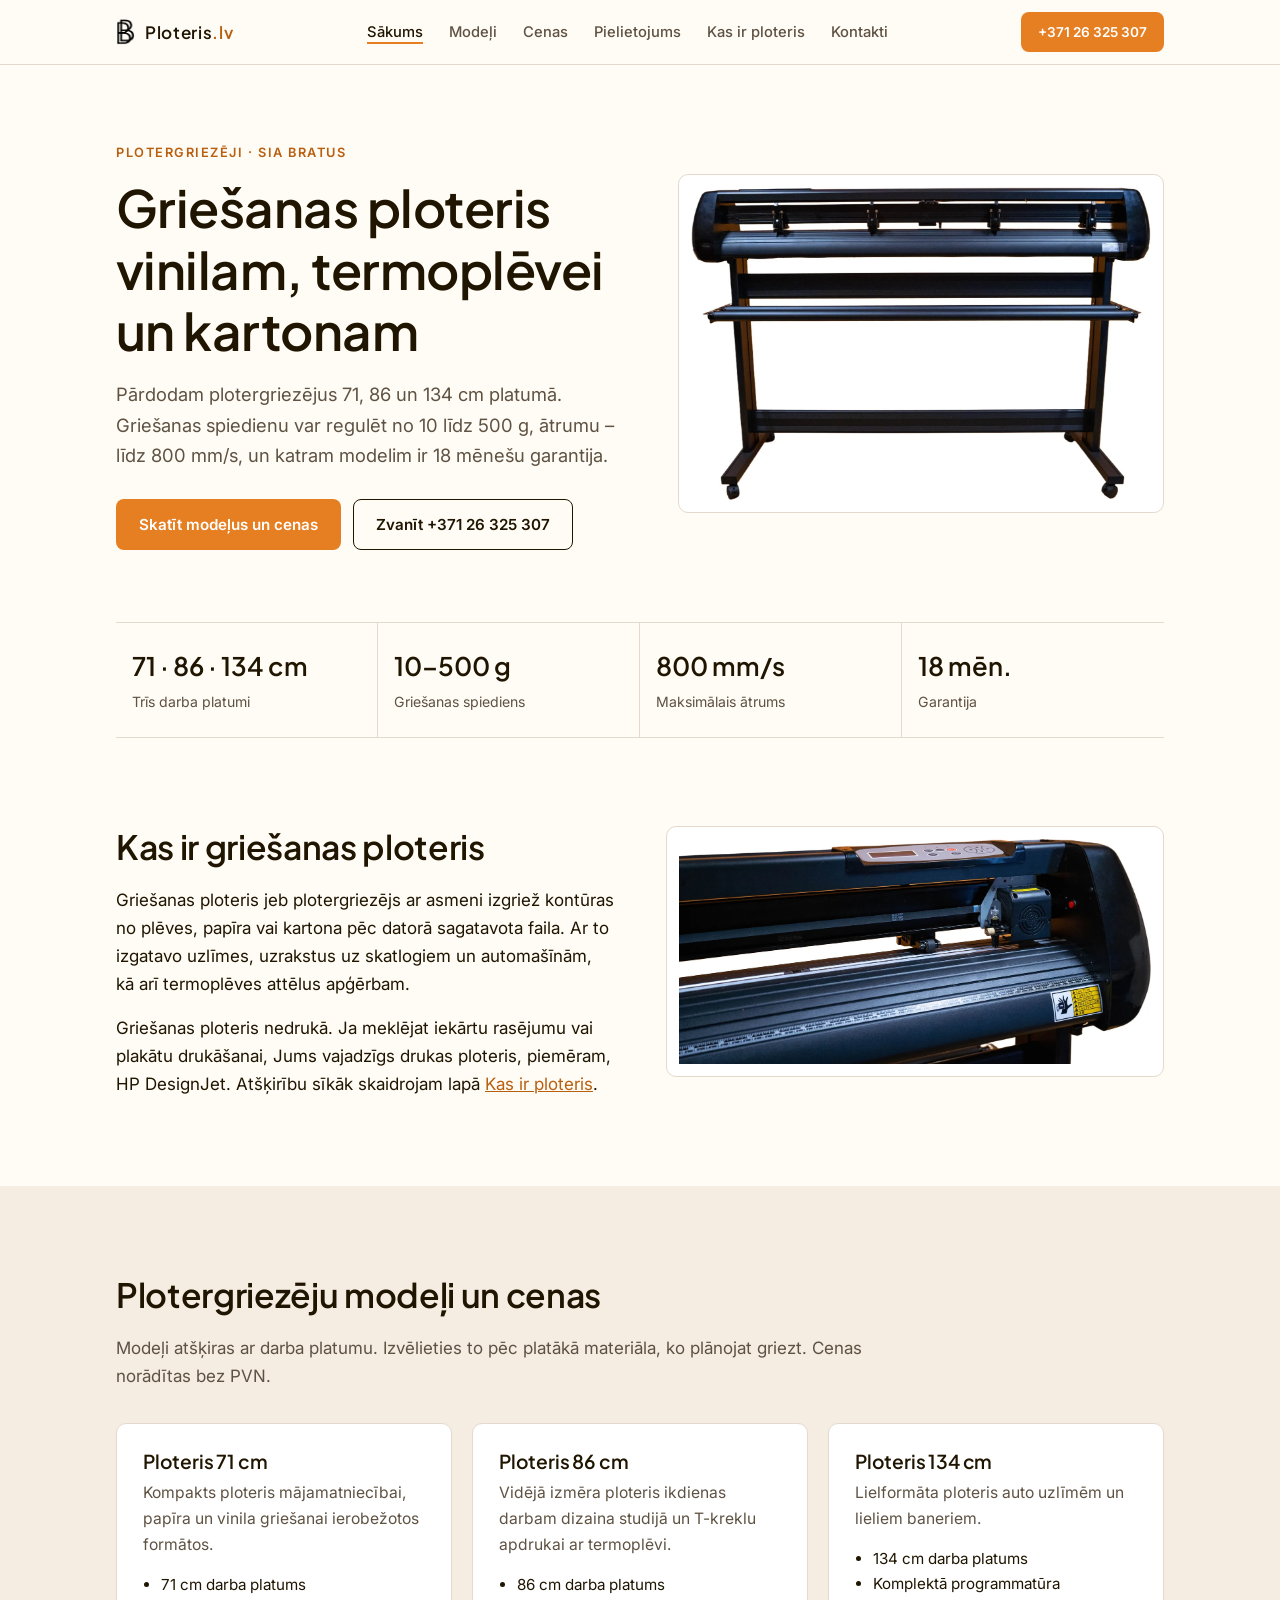
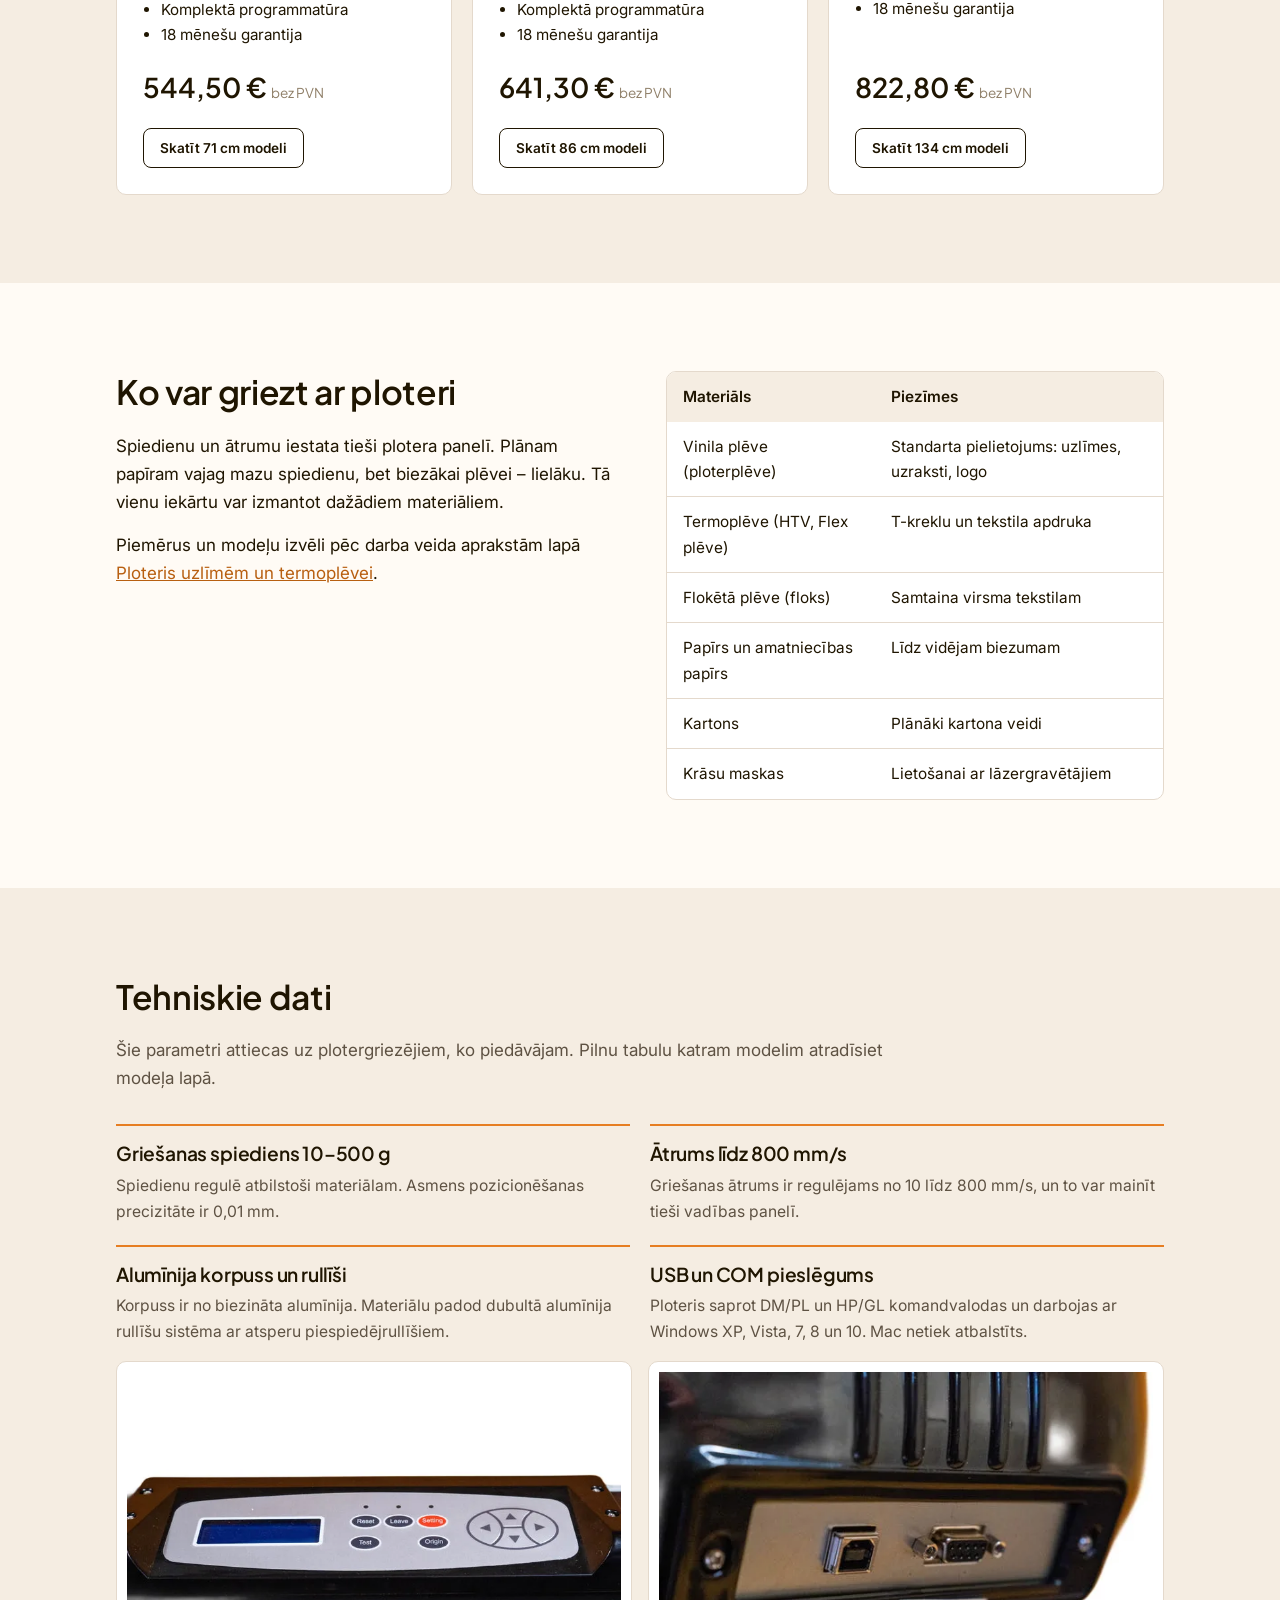
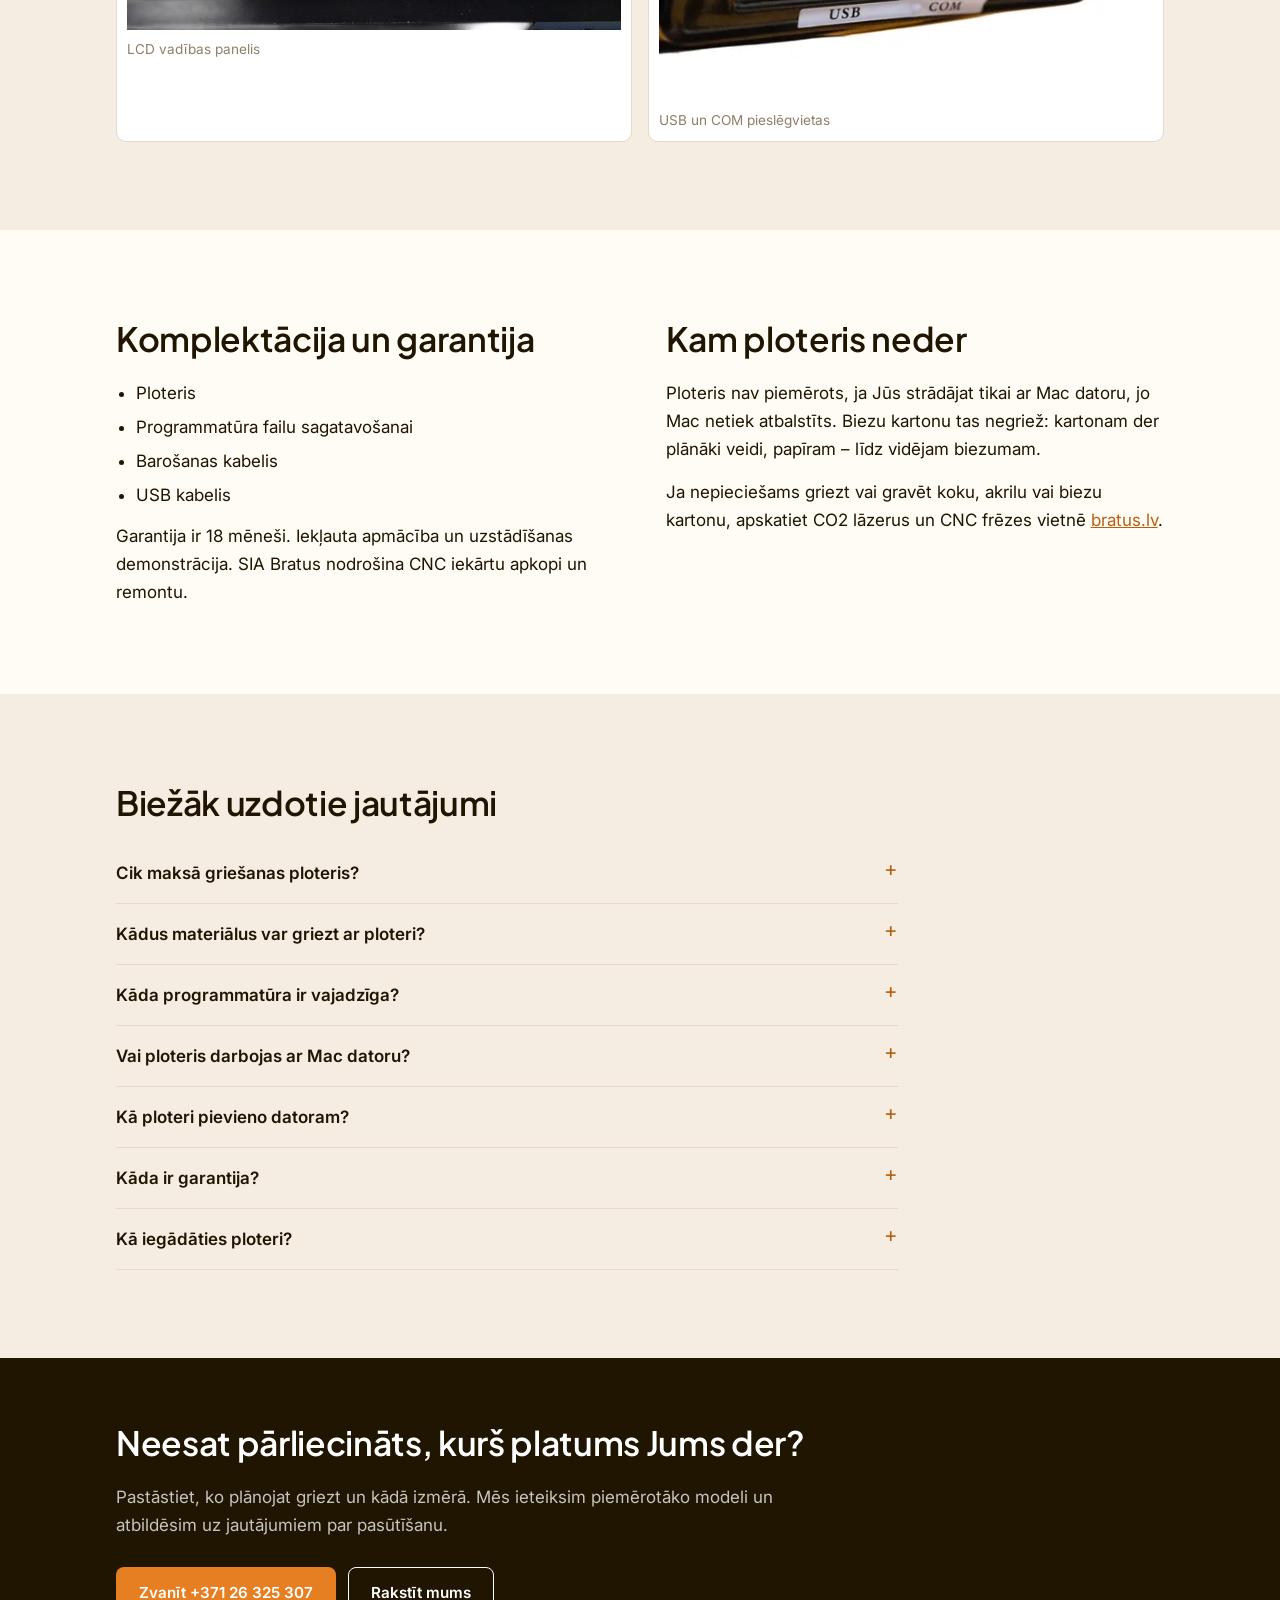
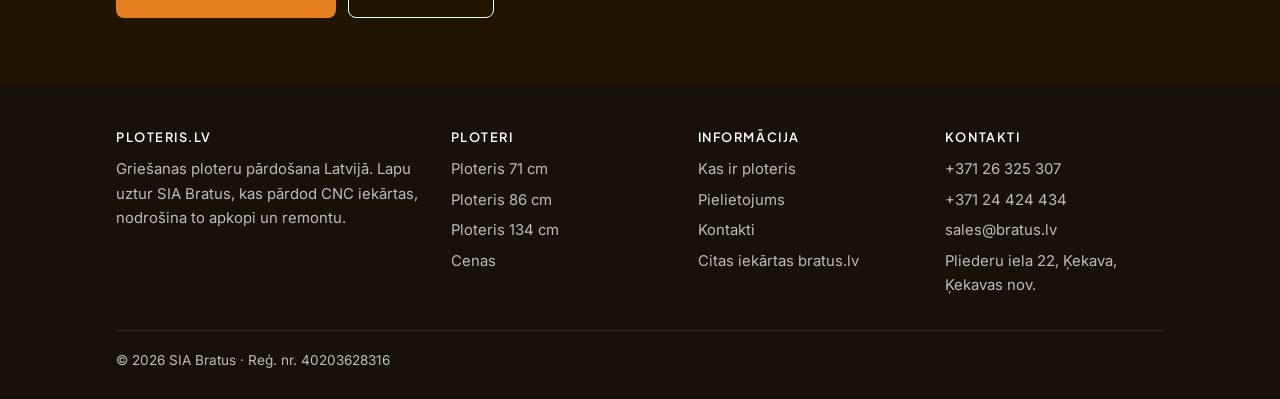
<file: index.html>
<!DOCTYPE html>
<html lang="lv">
<head>
<meta charset="UTF-8">
<meta name="viewport" content="width=device-width, initial-scale=1">
<meta name="google-site-verification" content="ONSL5wxpzUSRXozoKSlH7bPaYvHTLznGXY1R0U0ym1U">
<title>Griešanas ploteris (plotergriezējs) 71, 86, 134 cm | Ploteris.lv</title>
<meta name="description" content="Griešanas ploteri vinilam, termoplēvei un kartonam: 71, 86 un 134 cm platumā, spiediens 10–500 g, 18 mēnešu garantija. Cena no 544,50 € bez PVN.">
<link rel="canonical" href="https://ploteris.lv/">
<link rel="alternate" hreflang="lv" href="https://ploteris.lv/">
<meta name="robots" content="index, follow, max-image-preview:large">
<meta property="og:type" content="website">
<meta property="og:locale" content="lv_LV">
<meta property="og:site_name" content="Ploteris.lv">
<meta property="og:title" content="Griešanas ploteris (plotergriezējs) 71, 86, 134 cm | Ploteris.lv">
<meta property="og:description" content="Griešanas ploteri vinilam, termoplēvei un kartonam: 71, 86 un 134 cm platumā, spiediens 10–500 g, 18 mēnešu garantija. Cena no 544,50 € bez PVN.">
<meta property="og:url" content="https://ploteris.lv/">
<meta property="og:image" content="https://ploteris.lv/assets/img/og-ploteris.jpg">
<meta property="og:image:width" content="1200">
<meta property="og:image:height" content="630">
<meta name="twitter:card" content="summary_large_image">
<link rel="icon" type="image/png" sizes="48x48" href="/assets/img/favicon-48.png">
<link rel="apple-touch-icon" href="/assets/img/apple-touch-icon.png">
<meta name="theme-color" content="#fffbf5">
<link rel="preconnect" href="https://fonts.googleapis.com">
<link rel="preconnect" href="https://fonts.gstatic.com" crossorigin>
<link href="https://fonts.googleapis.com/css2?family=Plus+Jakarta+Sans:wght@500;600&family=Inter:wght@400;500;600&display=swap" rel="stylesheet">
<link rel="stylesheet" href="/assets/style.css">
<script type="application/ld+json">
{
 "@context": "https://schema.org",
 "@graph": [
  {
   "@type": "Organization",
   "@id": "https://ploteris.lv/#org",
   "name": "SIA Bratus",
   "url": "https://bratus.lv",
   "logo": "https://ploteris.lv/assets/img/favicon.png",
   "email": "sales@bratus.lv",
   "telephone": "+37126325307",
   "vatID": "LV40203628316",
   "taxID": "40203628316",
   "address": {
    "@type": "PostalAddress",
    "streetAddress": "Pliederu iela 22",
    "addressLocality": "Ķekava",
    "addressRegion": "Ķekavas novads",
    "addressCountry": "LV"
   },
   "contactPoint": [
    {
     "@type": "ContactPoint",
     "telephone": "+37126325307",
     "contactType": "sales",
     "areaServed": "LV",
     "availableLanguage": "lv"
    },
    {
     "@type": "ContactPoint",
     "telephone": "+37124424434",
     "contactType": "sales",
     "areaServed": "LV",
     "availableLanguage": "lv"
    }
   ]
  },
  {
   "@type": "WebSite",
   "@id": "https://ploteris.lv/#website",
   "url": "https://ploteris.lv/",
   "name": "Ploteris.lv",
   "inLanguage": "lv",
   "publisher": {
    "@id": "https://ploteris.lv/#org"
   }
  },
  {
   "@type": "FAQPage",
   "mainEntity": [
    {
     "@type": "Question",
     "name": "Cik maksā griešanas ploteris?",
     "acceptedAnswer": {
      "@type": "Answer",
      "text": "Plotergriezēja 71 cm modelis maksā 544,50 €, 86 cm modelis – 641,30 €, bet 134 cm modelis – 822,80 €. Visas cenas norādītas bez PVN. Salīdzinājums ir lapā Cenas."
     }
    },
    {
     "@type": "Question",
     "name": "Kādus materiālus var griezt ar ploteri?",
     "acceptedAnswer": {
      "@type": "Answer",
      "text": "Vinila plēvi, termoplēvi (HTV jeb Flex plēvi), flokēto plēvi, papīru līdz vidējam biezumam, plānākus kartona veidus un krāsu maskas lāzergravēšanai."
     }
    },
    {
     "@type": "Question",
     "name": "Kāda programmatūra ir vajadzīga?",
     "acceptedAnswer": {
      "@type": "Answer",
      "text": "Programmatūra failu sagatavošanai ir iekļauta komplektā. Ploteris saprot DM/PL un HP/GL komandvalodas un ir saderīgs ar Windows XP, Vista, 7, 8 un 10."
     }
    },
    {
     "@type": "Question",
     "name": "Vai ploteris darbojas ar Mac datoru?",
     "acceptedAnswer": {
      "@type": "Answer",
      "text": "Nē. Saskaņā ar tehnisko specifikāciju Mac netiek atbalstīts, tāpēc ploterim vajadzīgs dators ar Windows."
     }
    },
    {
     "@type": "Question",
     "name": "Kā ploteri pievieno datoram?",
     "acceptedAnswer": {
      "@type": "Answer",
      "text": "Ar USB kabeli vai caur COM (RS-232) pieslēgvietu. USB kabelis ir komplektā."
     }
    },
    {
     "@type": "Question",
     "name": "Kāda ir garantija?",
     "acceptedAnswer": {
      "@type": "Answer",
      "text": "Visiem trim modeļiem garantija ir 18 mēneši."
     }
    },
    {
     "@type": "Question",
     "name": "Kā iegādāties ploteri?",
     "acceptedAnswer": {
      "@type": "Answer",
      "text": "Zvaniet +371 26 325 307, rakstiet uz sales@bratus.lv vai pasūtiet internetā bratus.lv."
     }
    }
   ]
  },
  {
   "@type": "ItemList",
   "itemListElement": [
    {
     "@type": "ListItem",
     "position": 1,
     "url": "https://ploteris.lv/ploteris-71-cm/"
    },
    {
     "@type": "ListItem",
     "position": 2,
     "url": "https://ploteris.lv/ploteris-86-cm/"
    },
    {
     "@type": "ListItem",
     "position": 3,
     "url": "https://ploteris.lv/ploteris-134-cm/"
    }
   ]
  }
 ]
}
</script>
</head>
<body>
<a class="skip" href="#saturs">Pāriet uz saturu</a>
<header class="site-header">
  <div class="wrap header-inner">
    <a class="brand" href="/" aria-label="Ploteris.lv – sākumlapa">
      <img src="/assets/img/logo.png" alt="" width="19" height="26">
      <span>Ploteris<em>.lv</em></span>
    </a>
    <nav class="main-nav" id="main-nav" aria-label="Galvenā izvēlne"><a href="/" aria-current="page">Sākums</a><a href="/#modeli">Modeļi</a><a href="/cenas/">Cenas</a><a href="/uzlimju-ploteris/">Pielietojums</a><a href="/kas-ir-ploteris/">Kas ir ploteris</a><a href="/kontakti/">Kontakti</a></nav>
    <div class="header-cta">
      <a class="btn btn-primary btn-small" href="tel:+37126325307">+371 26 325 307</a>
      <button class="menu-btn" id="menu-btn" aria-controls="main-nav" aria-expanded="false">Izvēlne</button>
    </div>
  </div>
</header>
<main id="saturs">

<section class="hero">
  <div class="wrap hero-grid">
    <div>
      <span class="eyebrow">Plotergriezēji · SIA Bratus</span>
      <h1>Griešanas ploteris vinilam, termoplēvei un kartonam</h1>
      <p class="lead">Pārdodam plotergriezējus 71, 86 un 134&nbsp;cm platumā. Griešanas spiedienu var regulēt no 10 līdz 500&nbsp;g, ātrumu – līdz 800 mm/s, un katram modelim ir 18 mēnešu garantija.</p>
      <div class="btn-row">
        <a class="btn btn-primary" href="#modeli">Skatīt modeļus un cenas</a>
        <a class="btn btn-ghost" href="tel:+37126325307">Zvanīt +371 26 325 307</a>
      </div>
    </div>
    <div class="hero-img">
      <img src="/assets/img/griesanas-ploteris-stativa.webp" width="1400" height="953" alt="Griešanas ploteris uz metāla statīva ar ruļļa turētāju" fetchpriority="high">
    </div>
  </div>
</section>

<div class="wrap">
  <div class="stats">
    <div class="stat"><b>71 · 86 · 134&nbsp;cm</b><span>Trīs darba platumi</span></div>
    <div class="stat"><b>10–500&nbsp;g</b><span>Griešanas spiediens</span></div>
    <div class="stat"><b>800 mm/s</b><span>Maksimālais ātrums</span></div>
    <div class="stat"><b>18&nbsp;mēn.</b><span>Garantija</span></div>
  </div>
</div>

<section class="section" id="kas-ir">
  <div class="wrap two-col">
    <div class="prose">
      <h2>Kas ir griešanas ploteris</h2>
      <p>Griešanas ploteris jeb plotergriezējs ar asmeni izgriež kontūras no plēves, papīra vai kartona pēc datorā sagatavota faila. Ar to izgatavo uzlīmes, uzrakstus uz skatlogiem un automašīnām, kā arī termoplēves attēlus apģērbam.</p>
      <p>Griešanas ploteris nedrukā. Ja meklējat iekārtu rasējumu vai plakātu drukāšanai, Jums vajadzīgs drukas ploteris, piemēram, HP DesignJet. Atšķirību sīkāk skaidrojam lapā <a href="/kas-ir-ploteris/">Kas ir ploteris</a>.</p>
    </div>
    <figure class="hero-img">
      <img src="/assets/img/plotera-griesanas-galvina.webp" width="1400" height="667" alt="Plotera griešanas galviņa ar asmeni un LCD vadības paneli" loading="lazy">
    </figure>
  </div>
</section>

<section class="section section-alt" id="modeli">
  <div class="wrap">
    <div class="section-head">
      <h2>Plotergriezēju modeļi un cenas</h2>
      <p>Modeļi atšķiras ar darba platumu. Izvēlieties to pēc platākā materiāla, ko plānojat griezt. Cenas norādītas bez PVN.</p>
    </div>
    <div class="cards">
      <article class="card">
        <h3><a href="/ploteris-71-cm/">Ploteris 71&nbsp;cm</a></h3>
        <p>Kompakts ploteris mājamatniecībai, papīra un vinila griešanai ierobežotos formātos.</p>
        <ul>
          <li>71&nbsp;cm darba platums</li>
          <li>Komplektā programmatūra</li>
          <li>18 mēnešu garantija</li>
        </ul>
        <div class="card-spacer"></div>
        <div class="price">544,50&nbsp;€<small>bez PVN</small></div>
        <a class="btn btn-ghost btn-small" href="/ploteris-71-cm/">Skatīt 71&nbsp;cm modeli</a>
      </article>
      <article class="card">
        <h3><a href="/ploteris-86-cm/">Ploteris 86&nbsp;cm</a></h3>
        <p>Vidējā izmēra ploteris ikdienas darbam dizaina studijā un T-kreklu apdrukai ar termoplēvi.</p>
        <ul>
          <li>86&nbsp;cm darba platums</li>
          <li>Komplektā programmatūra</li>
          <li>18 mēnešu garantija</li>
        </ul>
        <div class="card-spacer"></div>
        <div class="price">641,30&nbsp;€<small>bez PVN</small></div>
        <a class="btn btn-ghost btn-small" href="/ploteris-86-cm/">Skatīt 86&nbsp;cm modeli</a>
      </article>
      <article class="card">
        <h3><a href="/ploteris-134-cm/">Ploteris 134&nbsp;cm</a></h3>
        <p>Lielformāta ploteris auto uzlīmēm un lieliem baneriem.</p>
        <ul>
          <li>134&nbsp;cm darba platums</li>
          <li>Komplektā programmatūra</li>
          <li>18 mēnešu garantija</li>
        </ul>
        <div class="card-spacer"></div>
        <div class="price">822,80&nbsp;€<small>bez PVN</small></div>
        <a class="btn btn-ghost btn-small" href="/ploteris-134-cm/">Skatīt 134&nbsp;cm modeli</a>
      </article>
    </div>
  </div>
</section>

<section class="section" id="materiali">
  <div class="wrap two-col">
    <div class="prose">
      <h2>Ko var griezt ar ploteri</h2>
      <p>Spiedienu un ātrumu iestata tieši plotera panelī. Plānam papīram vajag mazu spiedienu, bet biezākai plēvei – lielāku. Tā vienu iekārtu var izmantot dažādiem materiāliem.</p>
      <p>Piemērus un modeļu izvēli pēc darba veida aprakstām lapā <a href="/uzlimju-ploteris/">Ploteris uzlīmēm un termoplēvei</a>.</p>
    </div>
    
<div class="table-wrap">
  <table>
    <thead><tr><th scope="col">Materiāls</th><th scope="col">Piezīmes</th></tr></thead>
    <tbody>
      <tr><td>Vinila plēve (ploterplēve)</td><td>Standarta pielietojums: uzlīmes, uzraksti, logo</td></tr>
      <tr><td>Termoplēve (HTV, Flex plēve)</td><td>T-kreklu un tekstila apdruka</td></tr>
      <tr><td>Flokētā plēve (floks)</td><td>Samtaina virsma tekstilam</td></tr>
      <tr><td>Papīrs un amatniecības papīrs</td><td>Līdz vidējam biezumam</td></tr>
      <tr><td>Kartons</td><td>Plānāki kartona veidi</td></tr>
      <tr><td>Krāsu maskas</td><td>Lietošanai ar lāzergravētājiem</td></tr>
    </tbody>
  </table>
</div>
  </div>
</section>

<section class="section section-alt" id="tehniskie-dati">
  <div class="wrap">
    <div class="section-head">
      <h2>Tehniskie dati</h2>
      <p>Šie parametri attiecas uz plotergriezējiem, ko piedāvājam. Pilnu tabulu katram modelim atradīsiet modeļa lapā.</p>
    </div>
    <div class="features">
      <div class="feature">
        <h3>Griešanas spiediens 10–500&nbsp;g</h3>
        <p>Spiedienu regulē atbilstoši materiālam. Asmens pozicionēšanas precizitāte ir 0,01&nbsp;mm.</p>
      </div>
      <div class="feature">
        <h3>Ātrums līdz 800 mm/s</h3>
        <p>Griešanas ātrums ir regulējams no 10 līdz 800 mm/s, un to var mainīt tieši vadības panelī.</p>
      </div>
      <div class="feature">
        <h3>Alumīnija korpuss un rullīši</h3>
        <p>Korpuss ir no biezināta alumīnija. Materiālu padod dubultā alumīnija rullīšu sistēma ar atsperu piespiedējrullīšiem.</p>
      </div>
      <div class="feature">
        <h3>USB un COM pieslēgums</h3>
        <p>Ploteris saprot DM/PL un HP/GL komandvalodas un darbojas ar Windows XP, Vista, 7, 8 un 10. Mac netiek atbalstīts.</p>
      </div>
    </div>
    <div class="gallery">
      <figure><img src="/assets/img/plotera-vadibas-panelis.webp" width="750" height="392" alt="Plotera LCD vadības panelis ar pogām Reset, Leave, Setting, Test un Origin" loading="lazy"><figcaption>LCD vadības panelis</figcaption></figure>
      <figure><img src="/assets/img/plotera-usb-com-pieslegumi.webp" width="550" height="366" alt="Plotera USB un COM pieslēgvietas" loading="lazy"><figcaption>USB un COM pieslēgvietas</figcaption></figure>
    </div>
  </div>
</section>

<section class="section" id="komplektacija">
  <div class="wrap two-col">
    <div class="prose">
      <h2>Komplektācija un garantija</h2>
      <ul>
        <li>Ploteris</li>
        <li>Programmatūra failu sagatavošanai</li>
        <li>Barošanas kabelis</li>
        <li>USB kabelis</li>
      </ul>
      <p>Garantija ir 18 mēneši. Iekļauta apmācība un uzstādīšanas demonstrācija. SIA Bratus nodrošina CNC iekārtu apkopi un remontu.</p>
    </div>
    <div class="prose">
      <h2>Kam ploteris neder</h2>
      <p>Ploteris nav piemērots, ja Jūs strādājat tikai ar Mac datoru, jo Mac netiek atbalstīts. Biezu kartonu tas negriež: kartonam der plānāki veidi, papīram – līdz vidējam biezumam.</p>
      <p>Ja nepieciešams griezt vai gravēt koku, akrilu vai biezu kartonu, apskatiet CO2 lāzerus un CNC frēzes vietnē <a href="https://bratus.lv">bratus.lv</a>.</p>
    </div>
  </div>
</section>

<section class="section section-alt" id="buj">
  <div class="wrap">
    <h2>Biežāk uzdotie jautājumi</h2>
    <div class="faq"><details><summary>Cik maksā griešanas ploteris?</summary><p>Plotergriezēja 71&nbsp;cm modelis maksā 544,50&nbsp;€, 86&nbsp;cm modelis – 641,30&nbsp;€, bet 134&nbsp;cm modelis – 822,80&nbsp;€. Visas cenas norādītas bez PVN. Salīdzinājums ir lapā <a href="/cenas/">Cenas</a>.</p></details><details><summary>Kādus materiālus var griezt ar ploteri?</summary><p>Vinila plēvi, termoplēvi (HTV jeb Flex plēvi), flokēto plēvi, papīru līdz vidējam biezumam, plānākus kartona veidus un krāsu maskas lāzergravēšanai.</p></details><details><summary>Kāda programmatūra ir vajadzīga?</summary><p>Programmatūra failu sagatavošanai ir iekļauta komplektā. Ploteris saprot DM/PL un HP/GL komandvalodas un ir saderīgs ar Windows XP, Vista, 7, 8 un 10.</p></details><details><summary>Vai ploteris darbojas ar Mac datoru?</summary><p>Nē. Saskaņā ar tehnisko specifikāciju Mac netiek atbalstīts, tāpēc ploterim vajadzīgs dators ar Windows.</p></details><details><summary>Kā ploteri pievieno datoram?</summary><p>Ar USB kabeli vai caur COM (RS-232) pieslēgvietu. USB kabelis ir komplektā.</p></details><details><summary>Kāda ir garantija?</summary><p>Visiem trim modeļiem garantija ir 18 mēneši.</p></details><details><summary>Kā iegādāties ploteri?</summary><p>Zvaniet <a href="tel:+37126325307">+371 26 325 307</a>, rakstiet uz <a href="mailto:sales@bratus.lv">sales@bratus.lv</a> vai pasūtiet internetā <a href="https://bratus.lv/products/plotergriezejs">bratus.lv</a>.</p></details></div>
  </div>
</section>

<section class="cta-band">
  <div class="wrap">
    <h2>Neesat pārliecināts, kurš platums Jums der?</h2>
    <p>Pastāstiet, ko plānojat griezt un kādā izmērā. Mēs ieteiksim piemērotāko modeli un atbildēsim uz jautājumiem par pasūtīšanu.</p>
    <div class="btn-row">
      <a class="btn btn-primary" href="tel:+37126325307">Zvanīt +371 26 325 307</a>
      <a class="btn btn-ghost" href="/kontakti/">Rakstīt mums</a>
    </div>
  </div>
</section>
</main>
<footer class="site-footer">
  <div class="wrap">
    <div class="footer-grid">
      <div>
        <h2>Ploteris.lv</h2>
        <p>Griešanas ploteru pārdošana Latvijā. Lapu uztur SIA Bratus, kas pārdod CNC iekārtas, nodrošina to apkopi un remontu.</p>
      </div>
      <div>
        <h2>Ploteri</h2>
        <ul><li><a href="/ploteris-71-cm/">Ploteris 71 cm</a></li><li><a href="/ploteris-86-cm/">Ploteris 86 cm</a></li><li><a href="/ploteris-134-cm/">Ploteris 134 cm</a></li><li><a href="/cenas/">Cenas</a></li></ul>
      </div>
      <div>
        <h2>Informācija</h2>
        <ul>
          <li><a href="/kas-ir-ploteris/">Kas ir ploteris</a></li>
          <li><a href="/uzlimju-ploteris/">Pielietojums</a></li>
          <li><a href="/kontakti/">Kontakti</a></li>
          <li><a href="https://bratus.lv">Citas iekārtas bratus.lv</a></li>
        </ul>
      </div>
      <div>
        <h2>Kontakti</h2>
        <ul>
          <li><a href="tel:+37126325307">+371 26 325 307</a></li>
          <li><a href="tel:+37124424434">+371 24 424 434</a></li>
          <li><a href="mailto:sales@bratus.lv">sales@bratus.lv</a></li>
          <li>Pliederu iela 22, Ķekava, Ķekavas nov.</li>
        </ul>
      </div>
    </div>
    <div class="footer-bottom">© <span id="yr">2026</span> SIA Bratus · Reģ. nr. 40203628316</div>
  </div>
</footer>
<script src="/assets/main.js" defer></script>
</body>
</html>
</file>
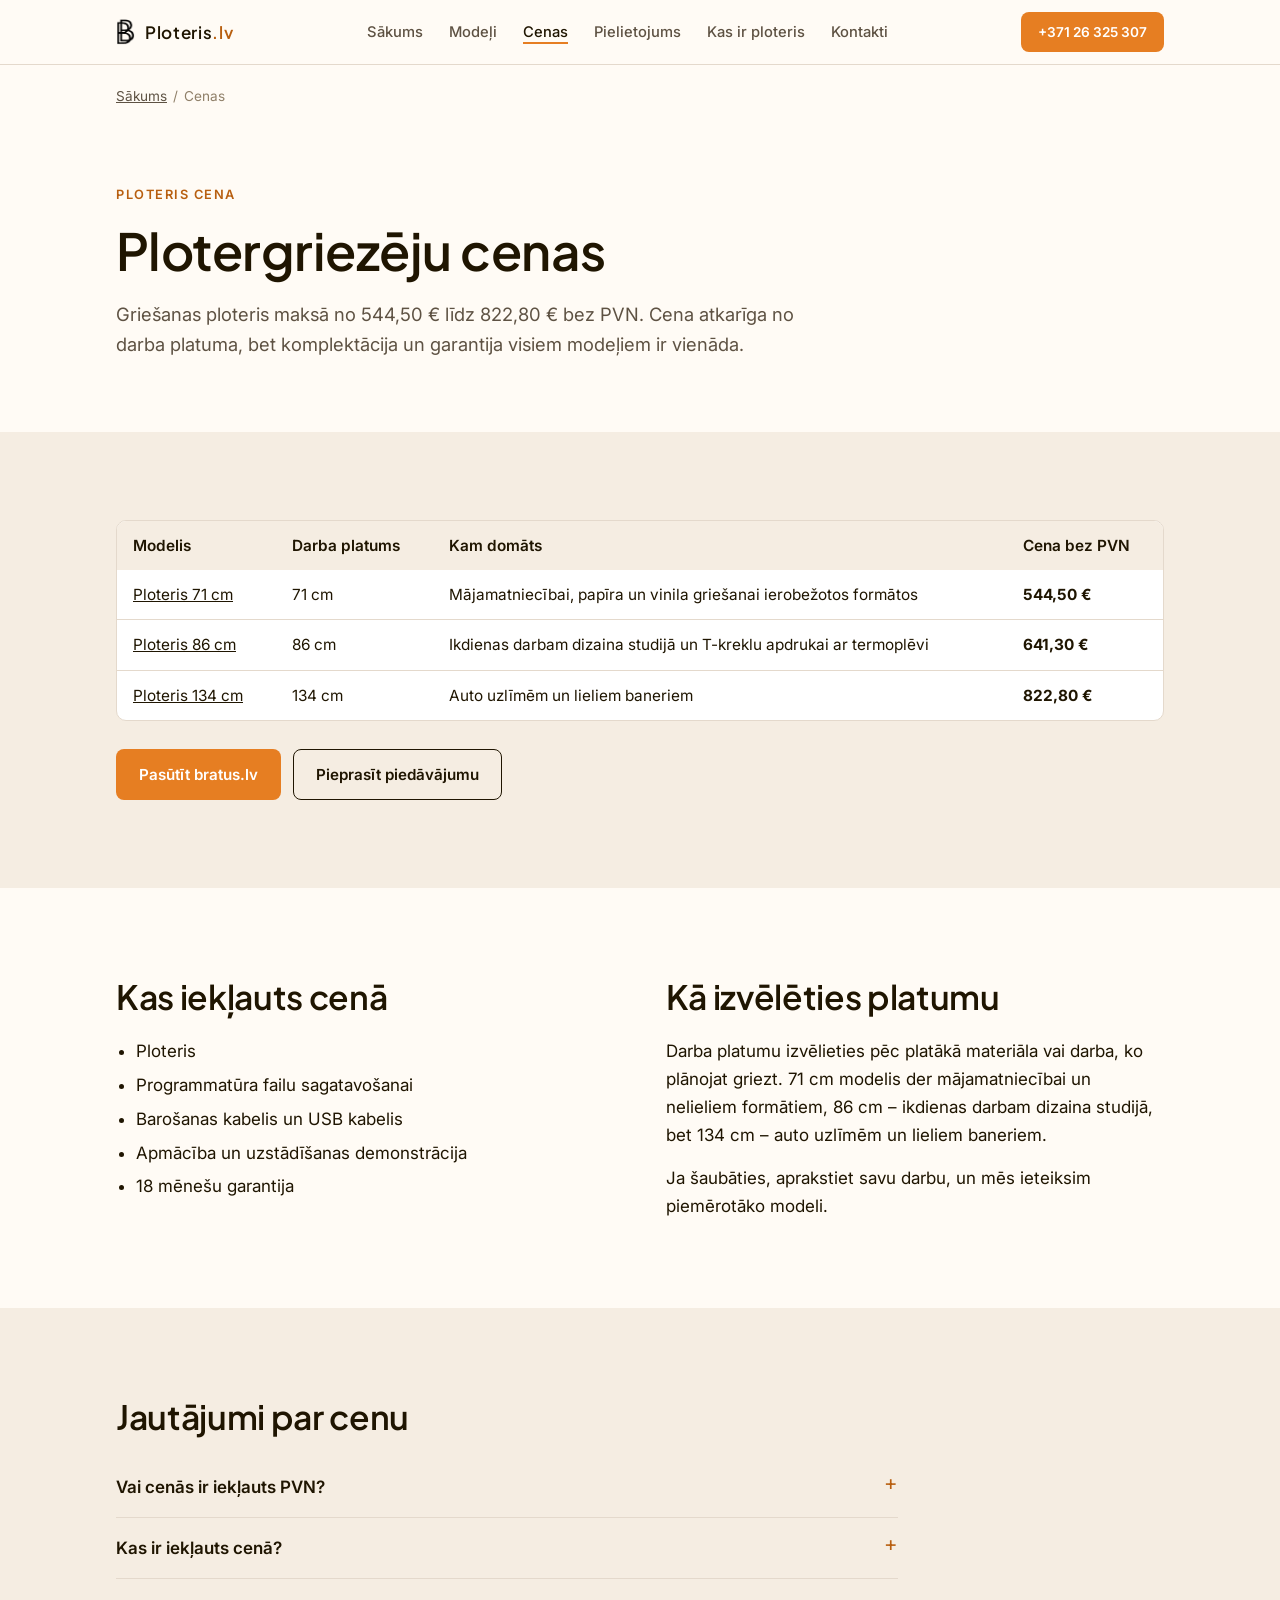
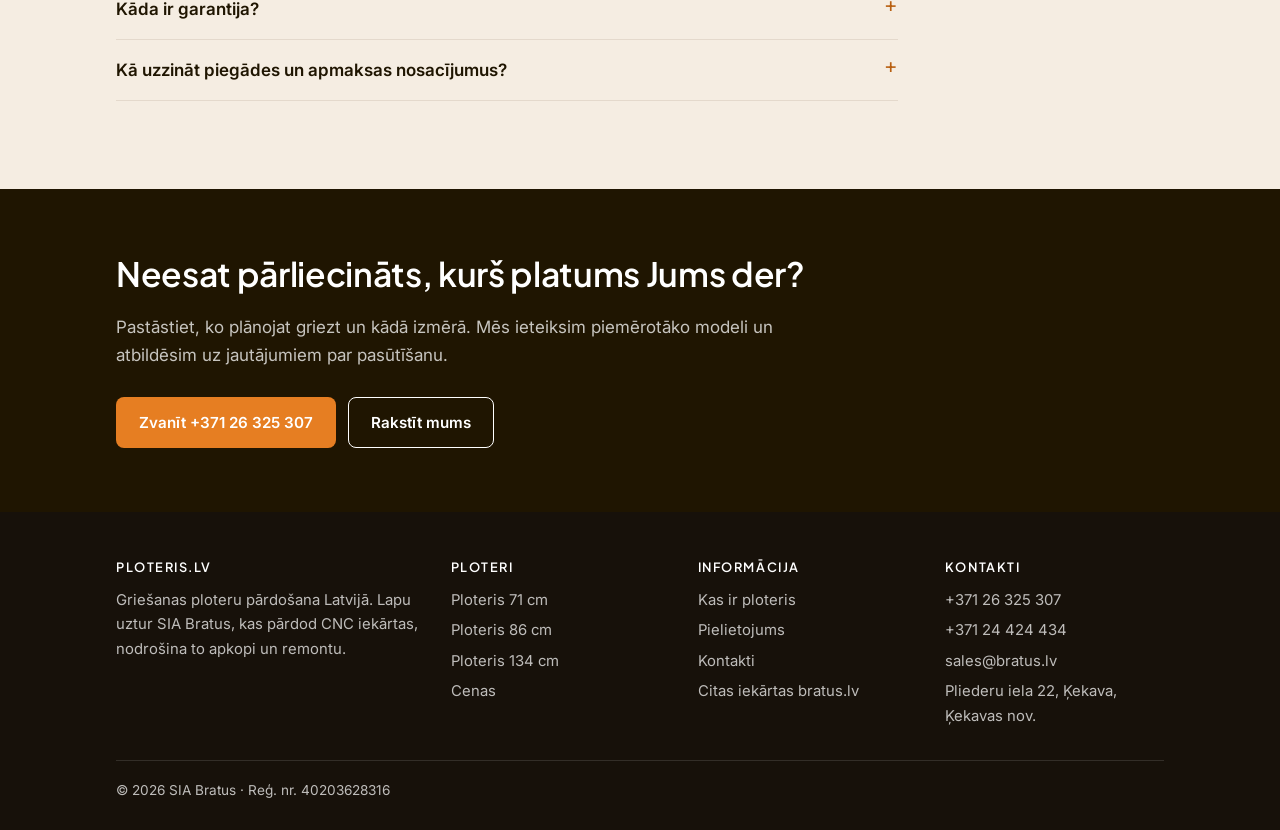
<file: cenas/index.html>
<!DOCTYPE html>
<html lang="lv">
<head>
<meta charset="UTF-8">
<meta name="viewport" content="width=device-width, initial-scale=1">
<meta name="google-site-verification" content="ONSL5wxpzUSRXozoKSlH7bPaYvHTLznGXY1R0U0ym1U">
<title>Ploteris cena – plotergriezēji no 544,50 € bez PVN | Ploteris.lv</title>
<meta name="description" content="Griešanas plotera cena: 71 cm – 544,50 €, 86 cm – 641,30 €, 134 cm – 822,80 € bez PVN. Komplektā programmatūra un kabeļi, 18 mēnešu garantija.">
<link rel="canonical" href="https://ploteris.lv/cenas/">
<link rel="alternate" hreflang="lv" href="https://ploteris.lv/cenas/">
<meta name="robots" content="index, follow, max-image-preview:large">
<meta property="og:type" content="website">
<meta property="og:locale" content="lv_LV">
<meta property="og:site_name" content="Ploteris.lv">
<meta property="og:title" content="Ploteris cena – plotergriezēji no 544,50 € bez PVN | Ploteris.lv">
<meta property="og:description" content="Griešanas plotera cena: 71 cm – 544,50 €, 86 cm – 641,30 €, 134 cm – 822,80 € bez PVN. Komplektā programmatūra un kabeļi, 18 mēnešu garantija.">
<meta property="og:url" content="https://ploteris.lv/cenas/">
<meta property="og:image" content="https://ploteris.lv/assets/img/og-ploteris.jpg">
<meta property="og:image:width" content="1200">
<meta property="og:image:height" content="630">
<meta name="twitter:card" content="summary_large_image">
<link rel="icon" type="image/png" sizes="48x48" href="/assets/img/favicon-48.png">
<link rel="apple-touch-icon" href="/assets/img/apple-touch-icon.png">
<meta name="theme-color" content="#fffbf5">
<link rel="preconnect" href="https://fonts.googleapis.com">
<link rel="preconnect" href="https://fonts.gstatic.com" crossorigin>
<link href="https://fonts.googleapis.com/css2?family=Plus+Jakarta+Sans:wght@500;600&family=Inter:wght@400;500;600&display=swap" rel="stylesheet">
<link rel="stylesheet" href="/assets/style.css">
<script type="application/ld+json">
{
 "@context": "https://schema.org",
 "@graph": [
  {
   "@type": "Organization",
   "@id": "https://ploteris.lv/#org",
   "name": "SIA Bratus",
   "url": "https://bratus.lv",
   "logo": "https://ploteris.lv/assets/img/favicon.png",
   "email": "sales@bratus.lv",
   "telephone": "+37126325307",
   "vatID": "LV40203628316",
   "taxID": "40203628316",
   "address": {
    "@type": "PostalAddress",
    "streetAddress": "Pliederu iela 22",
    "addressLocality": "Ķekava",
    "addressRegion": "Ķekavas novads",
    "addressCountry": "LV"
   },
   "contactPoint": [
    {
     "@type": "ContactPoint",
     "telephone": "+37126325307",
     "contactType": "sales",
     "areaServed": "LV",
     "availableLanguage": "lv"
    },
    {
     "@type": "ContactPoint",
     "telephone": "+37124424434",
     "contactType": "sales",
     "areaServed": "LV",
     "availableLanguage": "lv"
    }
   ]
  },
  {
   "@type": "WebSite",
   "@id": "https://ploteris.lv/#website",
   "url": "https://ploteris.lv/",
   "name": "Ploteris.lv",
   "inLanguage": "lv",
   "publisher": {
    "@id": "https://ploteris.lv/#org"
   }
  },
  {
   "@type": "Product",
   "name": "Griešanas ploteris",
   "description": "Griešanas ploteri 71, 86 un 134 cm platumā.",
   "image": "https://ploteris.lv/assets/img/griesanas-ploteris-stativa.webp",
   "offers": {
    "@type": "AggregateOffer",
    "priceCurrency": "EUR",
    "lowPrice": "544.50",
    "highPrice": "822.80",
    "offerCount": 3
   }
  },
  {
   "@type": "FAQPage",
   "mainEntity": [
    {
     "@type": "Question",
     "name": "Vai cenās ir iekļauts PVN?",
     "acceptedAnswer": {
      "@type": "Answer",
      "text": "Nē. Visas cenas šajā lapā norādītas bez PVN."
     }
    },
    {
     "@type": "Question",
     "name": "Kas ir iekļauts cenā?",
     "acceptedAnswer": {
      "@type": "Answer",
      "text": "Ploteris, programmatūra failu sagatavošanai, barošanas kabelis un USB kabelis. Iekļauta arī apmācība un uzstādīšanas demonstrācija."
     }
    },
    {
     "@type": "Question",
     "name": "Kāda ir garantija?",
     "acceptedAnswer": {
      "@type": "Answer",
      "text": "Visiem trim modeļiem garantija ir 18 mēneši."
     }
    },
    {
     "@type": "Question",
     "name": "Kā uzzināt piegādes un apmaksas nosacījumus?",
     "acceptedAnswer": {
      "@type": "Answer",
      "text": "Zvaniet +371 26 325 307 vai rakstiet uz sales@bratus.lv."
     }
    }
   ]
  },
  {
   "@type": "BreadcrumbList",
   "itemListElement": [
    {
     "@type": "ListItem",
     "position": 1,
     "name": "Sākums",
     "item": "https://ploteris.lv/"
    },
    {
     "@type": "ListItem",
     "position": 2,
     "name": "Cenas",
     "item": "https://ploteris.lv/cenas/"
    }
   ]
  }
 ]
}
</script>
</head>
<body>
<a class="skip" href="#saturs">Pāriet uz saturu</a>
<header class="site-header">
  <div class="wrap header-inner">
    <a class="brand" href="/" aria-label="Ploteris.lv – sākumlapa">
      <img src="/assets/img/logo.png" alt="" width="19" height="26">
      <span>Ploteris<em>.lv</em></span>
    </a>
    <nav class="main-nav" id="main-nav" aria-label="Galvenā izvēlne"><a href="/">Sākums</a><a href="/#modeli">Modeļi</a><a href="/cenas/" aria-current="page">Cenas</a><a href="/uzlimju-ploteris/">Pielietojums</a><a href="/kas-ir-ploteris/">Kas ir ploteris</a><a href="/kontakti/">Kontakti</a></nav>
    <div class="header-cta">
      <a class="btn btn-primary btn-small" href="tel:+37126325307">+371 26 325 307</a>
      <button class="menu-btn" id="menu-btn" aria-controls="main-nav" aria-expanded="false">Izvēlne</button>
    </div>
  </div>
</header>
<main id="saturs">

<nav class="breadcrumbs wrap" aria-label="Ceļa norāde"><ol><li><a href="/">Sākums</a></li><li aria-current="page">Cenas</li></ol></nav>
<section class="hero">
  <div class="wrap">
    <span class="eyebrow">Ploteris cena</span>
    <h1>Plotergriezēju cenas</h1>
    <p class="lead">Griešanas ploteris maksā no 544,50&nbsp;€ līdz 822,80&nbsp;€ bez PVN. Cena atkarīga no darba platuma, bet komplektācija un garantija visiem modeļiem ir vienāda.</p>
  </div>
</section>

<section class="section section-alt">
  <div class="wrap">
    <div class="table-wrap">
      <table>
        <thead><tr><th scope="col">Modelis</th><th scope="col">Darba platums</th><th scope="col">Kam domāts</th><th scope="col">Cena bez PVN</th></tr></thead>
        <tbody><tr><td><a href="/ploteris-71-cm/">Ploteris 71&nbsp;cm</a></td><td>71&nbsp;cm</td><td>Mājamatniecībai, papīra un vinila griešanai ierobežotos formātos</td><td class="num"><b>544,50&nbsp;€</b></td></tr><tr><td><a href="/ploteris-86-cm/">Ploteris 86&nbsp;cm</a></td><td>86&nbsp;cm</td><td>Ikdienas darbam dizaina studijā un T-kreklu apdrukai ar termoplēvi</td><td class="num"><b>641,30&nbsp;€</b></td></tr><tr><td><a href="/ploteris-134-cm/">Ploteris 134&nbsp;cm</a></td><td>134&nbsp;cm</td><td>Auto uzlīmēm un lieliem baneriem</td><td class="num"><b>822,80&nbsp;€</b></td></tr></tbody>
      </table>
    </div>
    <div class="btn-row">
      <a class="btn btn-primary" href="https://bratus.lv/products/plotergriezejs">Pasūtīt bratus.lv</a>
      <a class="btn btn-ghost" href="/kontakti/">Pieprasīt piedāvājumu</a>
    </div>
  </div>
</section>

<section class="section">
  <div class="wrap two-col">
    <div class="prose">
      <h2>Kas iekļauts cenā</h2>
      <ul>
        <li>Ploteris</li>
        <li>Programmatūra failu sagatavošanai</li>
        <li>Barošanas kabelis un USB kabelis</li>
        <li>Apmācība un uzstādīšanas demonstrācija</li>
        <li>18 mēnešu garantija</li>
      </ul>
    </div>
    <div class="prose">
      <h2>Kā izvēlēties platumu</h2>
      <p>Darba platumu izvēlieties pēc platākā materiāla vai darba, ko plānojat griezt. 71&nbsp;cm modelis der mājamatniecībai un nelieliem formātiem, 86&nbsp;cm – ikdienas darbam dizaina studijā, bet 134&nbsp;cm – auto uzlīmēm un lieliem baneriem.</p>
      <p>Ja šaubāties, aprakstiet savu darbu, un mēs ieteiksim piemērotāko modeli.</p>
    </div>
  </div>
</section>

<section class="section section-alt">
  <div class="wrap">
    <h2>Jautājumi par cenu</h2>
    <div class="faq"><details><summary>Vai cenās ir iekļauts PVN?</summary><p>Nē. Visas cenas šajā lapā norādītas bez PVN.</p></details><details><summary>Kas ir iekļauts cenā?</summary><p>Ploteris, programmatūra failu sagatavošanai, barošanas kabelis un USB kabelis. Iekļauta arī apmācība un uzstādīšanas demonstrācija.</p></details><details><summary>Kāda ir garantija?</summary><p>Visiem trim modeļiem garantija ir 18 mēneši.</p></details><details><summary>Kā uzzināt piegādes un apmaksas nosacījumus?</summary><p>Zvaniet <a href="tel:+37126325307">+371 26 325 307</a> vai rakstiet uz <a href="mailto:sales@bratus.lv">sales@bratus.lv</a>.</p></details></div>
  </div>
</section>

<section class="cta-band">
  <div class="wrap">
    <h2>Neesat pārliecināts, kurš platums Jums der?</h2>
    <p>Pastāstiet, ko plānojat griezt un kādā izmērā. Mēs ieteiksim piemērotāko modeli un atbildēsim uz jautājumiem par pasūtīšanu.</p>
    <div class="btn-row">
      <a class="btn btn-primary" href="tel:+37126325307">Zvanīt +371 26 325 307</a>
      <a class="btn btn-ghost" href="/kontakti/">Rakstīt mums</a>
    </div>
  </div>
</section>
</main>
<footer class="site-footer">
  <div class="wrap">
    <div class="footer-grid">
      <div>
        <h2>Ploteris.lv</h2>
        <p>Griešanas ploteru pārdošana Latvijā. Lapu uztur SIA Bratus, kas pārdod CNC iekārtas, nodrošina to apkopi un remontu.</p>
      </div>
      <div>
        <h2>Ploteri</h2>
        <ul><li><a href="/ploteris-71-cm/">Ploteris 71 cm</a></li><li><a href="/ploteris-86-cm/">Ploteris 86 cm</a></li><li><a href="/ploteris-134-cm/">Ploteris 134 cm</a></li><li><a href="/cenas/">Cenas</a></li></ul>
      </div>
      <div>
        <h2>Informācija</h2>
        <ul>
          <li><a href="/kas-ir-ploteris/">Kas ir ploteris</a></li>
          <li><a href="/uzlimju-ploteris/">Pielietojums</a></li>
          <li><a href="/kontakti/">Kontakti</a></li>
          <li><a href="https://bratus.lv">Citas iekārtas bratus.lv</a></li>
        </ul>
      </div>
      <div>
        <h2>Kontakti</h2>
        <ul>
          <li><a href="tel:+37126325307">+371 26 325 307</a></li>
          <li><a href="tel:+37124424434">+371 24 424 434</a></li>
          <li><a href="mailto:sales@bratus.lv">sales@bratus.lv</a></li>
          <li>Pliederu iela 22, Ķekava, Ķekavas nov.</li>
        </ul>
      </div>
    </div>
    <div class="footer-bottom">© <span id="yr">2026</span> SIA Bratus · Reģ. nr. 40203628316</div>
  </div>
</footer>
<script src="/assets/main.js" defer></script>
</body>
</html>
</file>
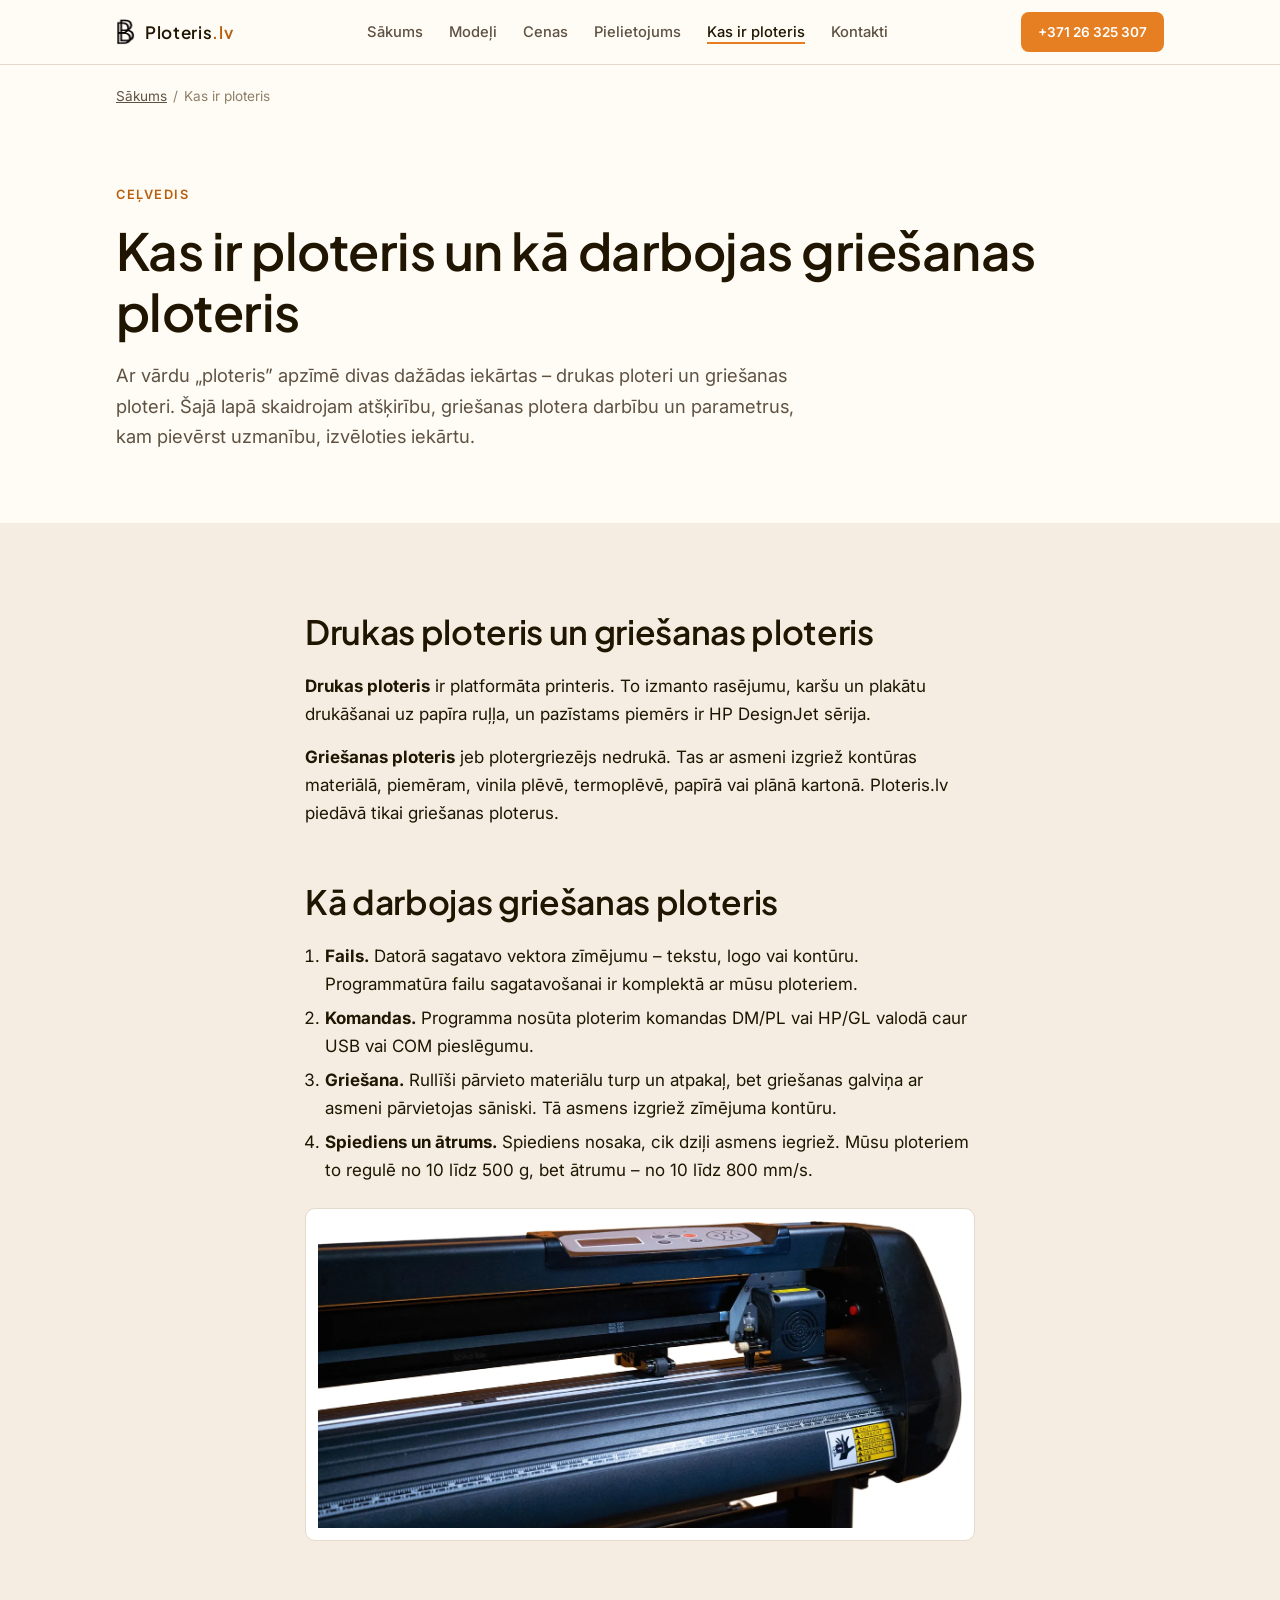
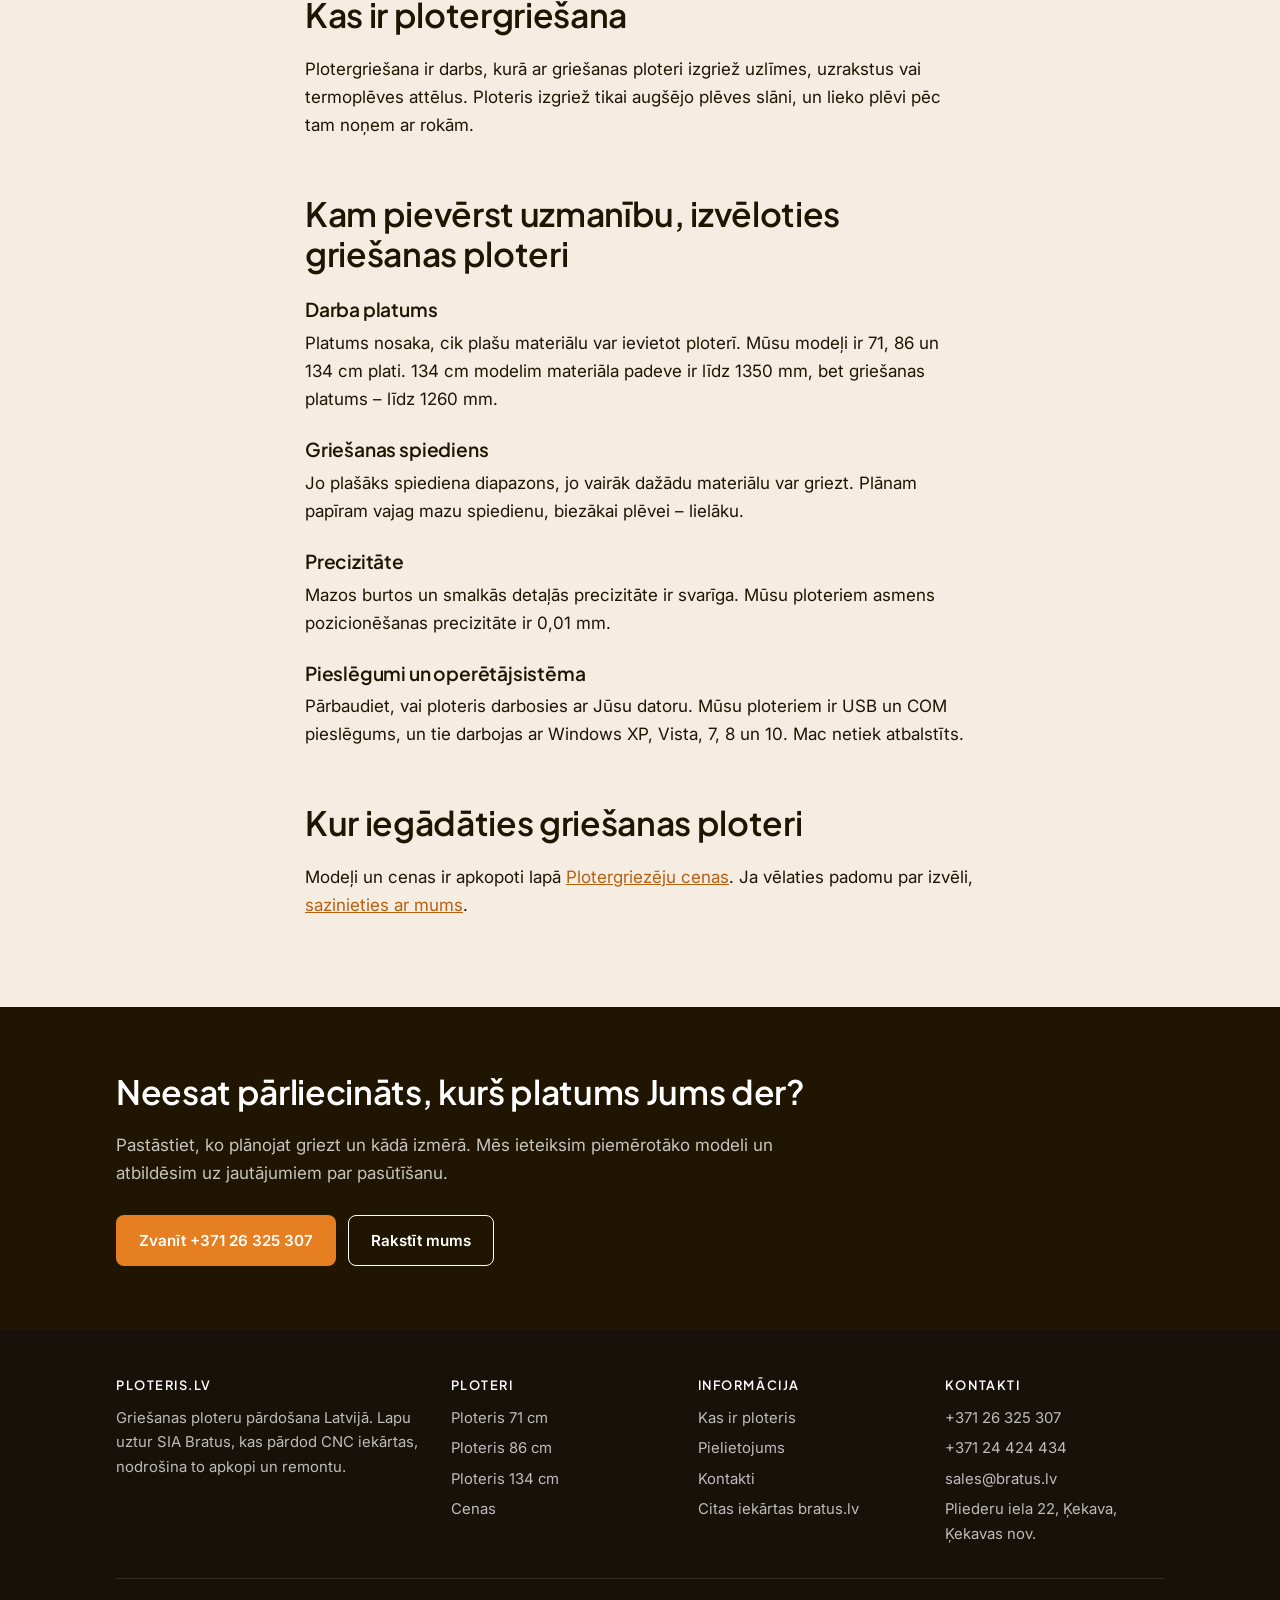
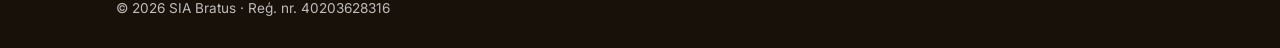
<file: kas-ir-ploteris/index.html>
<!DOCTYPE html>
<html lang="lv">
<head>
<meta charset="UTF-8">
<meta name="viewport" content="width=device-width, initial-scale=1">
<meta name="google-site-verification" content="ONSL5wxpzUSRXozoKSlH7bPaYvHTLznGXY1R0U0ym1U">
<title>Kas ir ploteris? Griešanas un drukas plotera atšķirība | Ploteris.lv</title>
<meta name="description" content="Kas ir ploteris, kā darbojas griešanas ploteris un kā tas atšķiras no drukas plotera. Parametri, kam pievērst uzmanību, izvēloties plotergriezēju.">
<link rel="canonical" href="https://ploteris.lv/kas-ir-ploteris/">
<link rel="alternate" hreflang="lv" href="https://ploteris.lv/kas-ir-ploteris/">
<meta name="robots" content="index, follow, max-image-preview:large">
<meta property="og:type" content="article">
<meta property="og:locale" content="lv_LV">
<meta property="og:site_name" content="Ploteris.lv">
<meta property="og:title" content="Kas ir ploteris? Griešanas un drukas plotera atšķirība | Ploteris.lv">
<meta property="og:description" content="Kas ir ploteris, kā darbojas griešanas ploteris un kā tas atšķiras no drukas plotera. Parametri, kam pievērst uzmanību, izvēloties plotergriezēju.">
<meta property="og:url" content="https://ploteris.lv/kas-ir-ploteris/">
<meta property="og:image" content="https://ploteris.lv/assets/img/og-ploteris.jpg">
<meta property="og:image:width" content="1200">
<meta property="og:image:height" content="630">
<meta name="twitter:card" content="summary_large_image">
<link rel="icon" type="image/png" sizes="48x48" href="/assets/img/favicon-48.png">
<link rel="apple-touch-icon" href="/assets/img/apple-touch-icon.png">
<meta name="theme-color" content="#fffbf5">
<link rel="preconnect" href="https://fonts.googleapis.com">
<link rel="preconnect" href="https://fonts.gstatic.com" crossorigin>
<link href="https://fonts.googleapis.com/css2?family=Plus+Jakarta+Sans:wght@500;600&family=Inter:wght@400;500;600&display=swap" rel="stylesheet">
<link rel="stylesheet" href="/assets/style.css">
<script type="application/ld+json">
{
 "@context": "https://schema.org",
 "@graph": [
  {
   "@type": "Organization",
   "@id": "https://ploteris.lv/#org",
   "name": "SIA Bratus",
   "url": "https://bratus.lv",
   "logo": "https://ploteris.lv/assets/img/favicon.png",
   "email": "sales@bratus.lv",
   "telephone": "+37126325307",
   "vatID": "LV40203628316",
   "taxID": "40203628316",
   "address": {
    "@type": "PostalAddress",
    "streetAddress": "Pliederu iela 22",
    "addressLocality": "Ķekava",
    "addressRegion": "Ķekavas novads",
    "addressCountry": "LV"
   },
   "contactPoint": [
    {
     "@type": "ContactPoint",
     "telephone": "+37126325307",
     "contactType": "sales",
     "areaServed": "LV",
     "availableLanguage": "lv"
    },
    {
     "@type": "ContactPoint",
     "telephone": "+37124424434",
     "contactType": "sales",
     "areaServed": "LV",
     "availableLanguage": "lv"
    }
   ]
  },
  {
   "@type": "WebSite",
   "@id": "https://ploteris.lv/#website",
   "url": "https://ploteris.lv/",
   "name": "Ploteris.lv",
   "inLanguage": "lv",
   "publisher": {
    "@id": "https://ploteris.lv/#org"
   }
  },
  {
   "@type": "Article",
   "headline": "Kas ir ploteris un kā darbojas griešanas ploteris",
   "inLanguage": "lv",
   "image": "https://ploteris.lv/assets/img/plotera-griesanas-galvina.webp",
   "author": {
    "@id": "https://ploteris.lv/#org"
   },
   "publisher": {
    "@id": "https://ploteris.lv/#org"
   },
   "datePublished": "2026-10-26",
   "dateModified": "2026-10-26",
   "mainEntityOfPage": "https://ploteris.lv/kas-ir-ploteris/"
  },
  {
   "@type": "BreadcrumbList",
   "itemListElement": [
    {
     "@type": "ListItem",
     "position": 1,
     "name": "Sākums",
     "item": "https://ploteris.lv/"
    },
    {
     "@type": "ListItem",
     "position": 2,
     "name": "Kas ir ploteris",
     "item": "https://ploteris.lv/kas-ir-ploteris/"
    }
   ]
  }
 ]
}
</script>
</head>
<body>
<a class="skip" href="#saturs">Pāriet uz saturu</a>
<header class="site-header">
  <div class="wrap header-inner">
    <a class="brand" href="/" aria-label="Ploteris.lv – sākumlapa">
      <img src="/assets/img/logo.png" alt="" width="19" height="26">
      <span>Ploteris<em>.lv</em></span>
    </a>
    <nav class="main-nav" id="main-nav" aria-label="Galvenā izvēlne"><a href="/">Sākums</a><a href="/#modeli">Modeļi</a><a href="/cenas/">Cenas</a><a href="/uzlimju-ploteris/">Pielietojums</a><a href="/kas-ir-ploteris/" aria-current="page">Kas ir ploteris</a><a href="/kontakti/">Kontakti</a></nav>
    <div class="header-cta">
      <a class="btn btn-primary btn-small" href="tel:+37126325307">+371 26 325 307</a>
      <button class="menu-btn" id="menu-btn" aria-controls="main-nav" aria-expanded="false">Izvēlne</button>
    </div>
  </div>
</header>
<main id="saturs">

<nav class="breadcrumbs wrap" aria-label="Ceļa norāde"><ol><li><a href="/">Sākums</a></li><li aria-current="page">Kas ir ploteris</li></ol></nav>
<article>
<section class="hero">
  <div class="wrap">
    <span class="eyebrow">Ceļvedis</span>
    <h1>Kas ir ploteris un kā darbojas griešanas ploteris</h1>
    <p class="lead">Ar vārdu „ploteris” apzīmē divas dažādas iekārtas – drukas ploteri un griešanas ploteri. Šajā lapā skaidrojam atšķirību, griešanas plotera darbību un parametrus, kam pievērst uzmanību, izvēloties iekārtu.</p>
  </div>
</section>

<section class="section section-alt">
  <div class="wrap prose">
    <h2>Drukas ploteris un griešanas ploteris</h2>
    <p><strong>Drukas ploteris</strong> ir platformāta printeris. To izmanto rasējumu, karšu un plakātu drukāšanai uz papīra ruļļa, un pazīstams piemērs ir HP DesignJet sērija.</p>
    <p><strong>Griešanas ploteris</strong> jeb plotergriezējs nedrukā. Tas ar asmeni izgriež kontūras materiālā, piemēram, vinila plēvē, termoplēvē, papīrā vai plānā kartonā. Ploteris.lv piedāvā tikai griešanas ploterus.</p>

    <h2>Kā darbojas griešanas ploteris</h2>
    <ol>
      <li><strong>Fails.</strong> Datorā sagatavo vektora zīmējumu – tekstu, logo vai kontūru. Programmatūra failu sagatavošanai ir komplektā ar mūsu ploteriem.</li>
      <li><strong>Komandas.</strong> Programma nosūta ploterim komandas DM/PL vai HP/GL valodā caur USB vai COM pieslēgumu.</li>
      <li><strong>Griešana.</strong> Rullīši pārvieto materiālu turp un atpakaļ, bet griešanas galviņa ar asmeni pārvietojas sāniski. Tā asmens izgriež zīmējuma kontūru.</li>
      <li><strong>Spiediens un ātrums.</strong> Spiediens nosaka, cik dziļi asmens iegriež. Mūsu ploteriem to regulē no 10 līdz 500&nbsp;g, bet ātrumu – no 10 līdz 800 mm/s.</li>
    </ol>
    <figure class="hero-img" style="margin:24px 0">
      <img src="/assets/img/plotera-griesanas-galvina.webp" width="1400" height="667" alt="Griešanas plotera galviņa ar asmeni virs materiāla padeves rullīšiem" loading="lazy">
    </figure>

    <h2>Kas ir plotergriešana</h2>
    <p>Plotergriešana ir darbs, kurā ar griešanas ploteri izgriež uzlīmes, uzrakstus vai termoplēves attēlus. Ploteris izgriež tikai augšējo plēves slāni, un lieko plēvi pēc tam noņem ar rokām.</p>

    <h2>Kam pievērst uzmanību, izvēloties griešanas ploteri</h2>
    <h3>Darba platums</h3>
    <p>Platums nosaka, cik plašu materiālu var ievietot ploterī. Mūsu modeļi ir 71, 86 un 134&nbsp;cm plati. 134&nbsp;cm modelim materiāla padeve ir līdz 1350&nbsp;mm, bet griešanas platums – līdz 1260&nbsp;mm.</p>
    <h3>Griešanas spiediens</h3>
    <p>Jo plašāks spiediena diapazons, jo vairāk dažādu materiālu var griezt. Plānam papīram vajag mazu spiedienu, biezākai plēvei – lielāku.</p>
    <h3>Precizitāte</h3>
    <p>Mazos burtos un smalkās detaļās precizitāte ir svarīga. Mūsu ploteriem asmens pozicionēšanas precizitāte ir 0,01&nbsp;mm.</p>
    <h3>Pieslēgumi un operētājsistēma</h3>
    <p>Pārbaudiet, vai ploteris darbosies ar Jūsu datoru. Mūsu ploteriem ir USB un COM pieslēgums, un tie darbojas ar Windows XP, Vista, 7, 8 un 10. Mac netiek atbalstīts.</p>

    <h2>Kur iegādāties griešanas ploteri</h2>
    <p>Modeļi un cenas ir apkopoti lapā <a href="/cenas/">Plotergriezēju cenas</a>. Ja vēlaties padomu par izvēli, <a href="/kontakti/">sazinieties ar mums</a>.</p>
  </div>
</section>
</article>

<section class="cta-band">
  <div class="wrap">
    <h2>Neesat pārliecināts, kurš platums Jums der?</h2>
    <p>Pastāstiet, ko plānojat griezt un kādā izmērā. Mēs ieteiksim piemērotāko modeli un atbildēsim uz jautājumiem par pasūtīšanu.</p>
    <div class="btn-row">
      <a class="btn btn-primary" href="tel:+37126325307">Zvanīt +371 26 325 307</a>
      <a class="btn btn-ghost" href="/kontakti/">Rakstīt mums</a>
    </div>
  </div>
</section>
</main>
<footer class="site-footer">
  <div class="wrap">
    <div class="footer-grid">
      <div>
        <h2>Ploteris.lv</h2>
        <p>Griešanas ploteru pārdošana Latvijā. Lapu uztur SIA Bratus, kas pārdod CNC iekārtas, nodrošina to apkopi un remontu.</p>
      </div>
      <div>
        <h2>Ploteri</h2>
        <ul><li><a href="/ploteris-71-cm/">Ploteris 71 cm</a></li><li><a href="/ploteris-86-cm/">Ploteris 86 cm</a></li><li><a href="/ploteris-134-cm/">Ploteris 134 cm</a></li><li><a href="/cenas/">Cenas</a></li></ul>
      </div>
      <div>
        <h2>Informācija</h2>
        <ul>
          <li><a href="/kas-ir-ploteris/">Kas ir ploteris</a></li>
          <li><a href="/uzlimju-ploteris/">Pielietojums</a></li>
          <li><a href="/kontakti/">Kontakti</a></li>
          <li><a href="https://bratus.lv">Citas iekārtas bratus.lv</a></li>
        </ul>
      </div>
      <div>
        <h2>Kontakti</h2>
        <ul>
          <li><a href="tel:+37126325307">+371 26 325 307</a></li>
          <li><a href="tel:+37124424434">+371 24 424 434</a></li>
          <li><a href="mailto:sales@bratus.lv">sales@bratus.lv</a></li>
          <li>Pliederu iela 22, Ķekava, Ķekavas nov.</li>
        </ul>
      </div>
    </div>
    <div class="footer-bottom">© <span id="yr">2026</span> SIA Bratus · Reģ. nr. 40203628316</div>
  </div>
</footer>
<script src="/assets/main.js" defer></script>
</body>
</html>
</file>
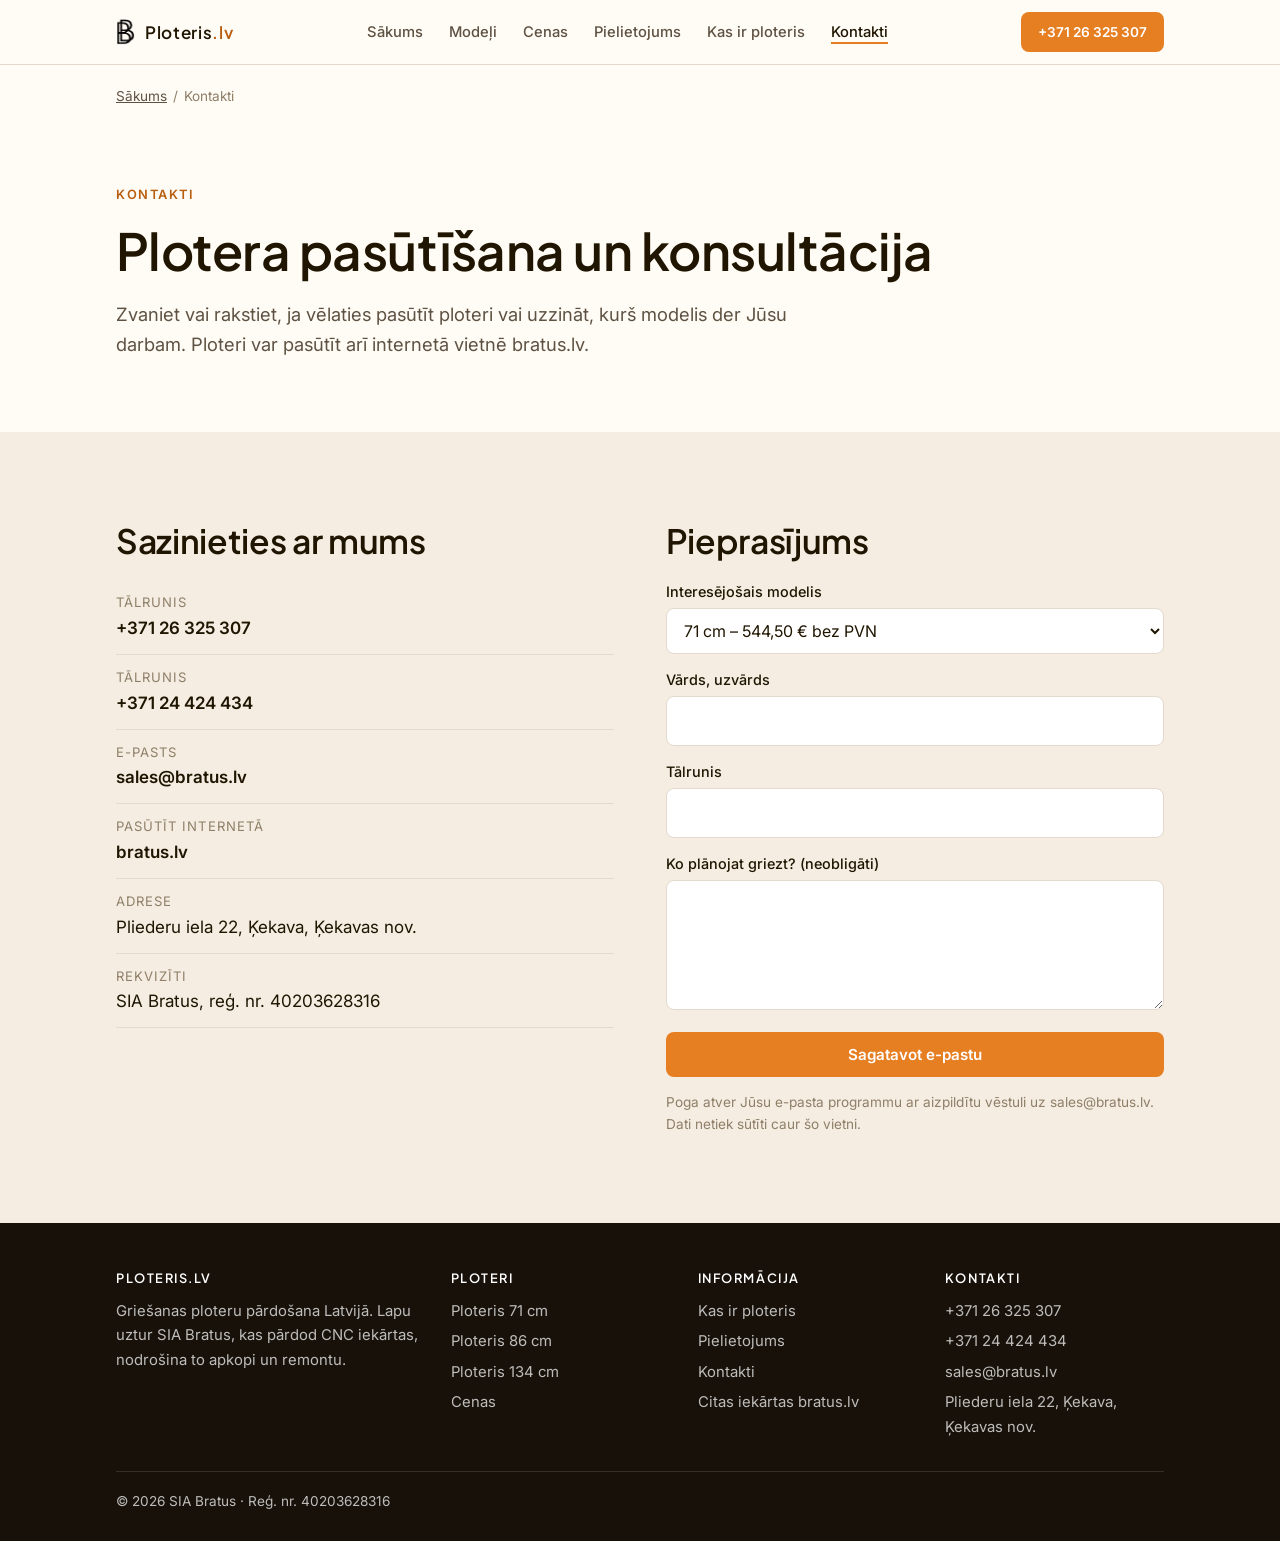
<file: kontakti/index.html>
<!DOCTYPE html>
<html lang="lv">
<head>
<meta charset="UTF-8">
<meta name="viewport" content="width=device-width, initial-scale=1">
<meta name="google-site-verification" content="ONSL5wxpzUSRXozoKSlH7bPaYvHTLznGXY1R0U0ym1U">
<title>Kontakti – plotera pasūtīšana un konsultācija | Ploteris.lv</title>
<meta name="description" content="Pasūtiet griešanas ploteri vai saņemiet padomu par modeli: +371 26 325 307, sales@bratus.lv. SIA Bratus, Pliederu iela 22, Ķekava.">
<link rel="canonical" href="https://ploteris.lv/kontakti/">
<link rel="alternate" hreflang="lv" href="https://ploteris.lv/kontakti/">
<meta name="robots" content="index, follow, max-image-preview:large">
<meta property="og:type" content="website">
<meta property="og:locale" content="lv_LV">
<meta property="og:site_name" content="Ploteris.lv">
<meta property="og:title" content="Kontakti – plotera pasūtīšana un konsultācija | Ploteris.lv">
<meta property="og:description" content="Pasūtiet griešanas ploteri vai saņemiet padomu par modeli: +371 26 325 307, sales@bratus.lv. SIA Bratus, Pliederu iela 22, Ķekava.">
<meta property="og:url" content="https://ploteris.lv/kontakti/">
<meta property="og:image" content="https://ploteris.lv/assets/img/og-ploteris.jpg">
<meta property="og:image:width" content="1200">
<meta property="og:image:height" content="630">
<meta name="twitter:card" content="summary_large_image">
<link rel="icon" type="image/png" sizes="48x48" href="/assets/img/favicon-48.png">
<link rel="apple-touch-icon" href="/assets/img/apple-touch-icon.png">
<meta name="theme-color" content="#fffbf5">
<link rel="preconnect" href="https://fonts.googleapis.com">
<link rel="preconnect" href="https://fonts.gstatic.com" crossorigin>
<link href="https://fonts.googleapis.com/css2?family=Plus+Jakarta+Sans:wght@500;600&family=Inter:wght@400;500;600&display=swap" rel="stylesheet">
<link rel="stylesheet" href="/assets/style.css">
<script type="application/ld+json">
{
 "@context": "https://schema.org",
 "@graph": [
  {
   "@type": "Organization",
   "@id": "https://ploteris.lv/#org",
   "name": "SIA Bratus",
   "url": "https://bratus.lv",
   "logo": "https://ploteris.lv/assets/img/favicon.png",
   "email": "sales@bratus.lv",
   "telephone": "+37126325307",
   "vatID": "LV40203628316",
   "taxID": "40203628316",
   "address": {
    "@type": "PostalAddress",
    "streetAddress": "Pliederu iela 22",
    "addressLocality": "Ķekava",
    "addressRegion": "Ķekavas novads",
    "addressCountry": "LV"
   },
   "contactPoint": [
    {
     "@type": "ContactPoint",
     "telephone": "+37126325307",
     "contactType": "sales",
     "areaServed": "LV",
     "availableLanguage": "lv"
    },
    {
     "@type": "ContactPoint",
     "telephone": "+37124424434",
     "contactType": "sales",
     "areaServed": "LV",
     "availableLanguage": "lv"
    }
   ]
  },
  {
   "@type": "WebSite",
   "@id": "https://ploteris.lv/#website",
   "url": "https://ploteris.lv/",
   "name": "Ploteris.lv",
   "inLanguage": "lv",
   "publisher": {
    "@id": "https://ploteris.lv/#org"
   }
  },
  {
   "@type": "BreadcrumbList",
   "itemListElement": [
    {
     "@type": "ListItem",
     "position": 1,
     "name": "Sākums",
     "item": "https://ploteris.lv/"
    },
    {
     "@type": "ListItem",
     "position": 2,
     "name": "Kontakti",
     "item": "https://ploteris.lv/kontakti/"
    }
   ]
  },
  {
   "@type": "ContactPage",
   "url": "https://ploteris.lv/kontakti/",
   "about": {
    "@id": "https://ploteris.lv/#org"
   }
  }
 ]
}
</script>
</head>
<body>
<a class="skip" href="#saturs">Pāriet uz saturu</a>
<header class="site-header">
  <div class="wrap header-inner">
    <a class="brand" href="/" aria-label="Ploteris.lv – sākumlapa">
      <img src="/assets/img/logo.png" alt="" width="19" height="26">
      <span>Ploteris<em>.lv</em></span>
    </a>
    <nav class="main-nav" id="main-nav" aria-label="Galvenā izvēlne"><a href="/">Sākums</a><a href="/#modeli">Modeļi</a><a href="/cenas/">Cenas</a><a href="/uzlimju-ploteris/">Pielietojums</a><a href="/kas-ir-ploteris/">Kas ir ploteris</a><a href="/kontakti/" aria-current="page">Kontakti</a></nav>
    <div class="header-cta">
      <a class="btn btn-primary btn-small" href="tel:+37126325307">+371 26 325 307</a>
      <button class="menu-btn" id="menu-btn" aria-controls="main-nav" aria-expanded="false">Izvēlne</button>
    </div>
  </div>
</header>
<main id="saturs">

<nav class="breadcrumbs wrap" aria-label="Ceļa norāde"><ol><li><a href="/">Sākums</a></li><li aria-current="page">Kontakti</li></ol></nav>
<section class="hero">
  <div class="wrap">
    <span class="eyebrow">Kontakti</span>
    <h1>Plotera pasūtīšana un konsultācija</h1>
    <p class="lead">Zvaniet vai rakstiet, ja vēlaties pasūtīt ploteri vai uzzināt, kurš modelis der Jūsu darbam. Ploteri var pasūtīt arī internetā vietnē bratus.lv.</p>
  </div>
</section>

<section class="section section-alt">
  <div class="wrap two-col">
    <div>
      <h2>Sazinieties ar mums</h2>
      <ul class="contact-list">
        <li><span>Tālrunis</span><a href="tel:+37126325307">+371 26 325 307</a></li>
        <li><span>Tālrunis</span><a href="tel:+37124424434">+371 24 424 434</a></li>
        <li><span>E-pasts</span><a href="mailto:sales@bratus.lv">sales@bratus.lv</a></li>
        <li><span>Pasūtīt internetā</span><a href="https://bratus.lv/products/plotergriezejs">bratus.lv</a></li>
        <li><span>Adrese</span>Pliederu iela 22, Ķekava, Ķekavas nov.</li>
        <li><span>Rekvizīti</span>SIA Bratus, reģ. nr. 40203628316</li>
      </ul>
    </div>
    <div>
      <h2>Pieprasījums</h2>
      <form class="form" id="contact-form">
        <div>
          <label for="modelis">Interesējošais modelis</label>
          <select id="modelis" name="modelis"><option value="71 cm">71&nbsp;cm – 544,50&nbsp;€ bez PVN</option><option value="86 cm">86&nbsp;cm – 641,30&nbsp;€ bez PVN</option><option value="134 cm">134&nbsp;cm – 822,80&nbsp;€ bez PVN</option><option value="nezinu">Vēl nezinu</option></select>
        </div>
        <div>
          <label for="vards">Vārds, uzvārds</label>
          <input id="vards" name="vards" autocomplete="name" required>
        </div>
        <div>
          <label for="talrunis">Tālrunis</label>
          <input id="talrunis" name="talrunis" type="tel" autocomplete="tel" required>
        </div>
        <div>
          <label for="jautajums">Ko plānojat griezt? (neobligāti)</label>
          <textarea id="jautajums" name="jautajums" rows="4"></textarea>
        </div>
        <button class="btn btn-primary" type="submit">Sagatavot e-pastu</button>
        <p class="form-hint">Poga atver Jūsu e-pasta programmu ar aizpildītu vēstuli uz sales@bratus.lv. Dati netiek sūtīti caur šo vietni.</p>
      </form>
    </div>
  </div>
</section>
</main>
<footer class="site-footer">
  <div class="wrap">
    <div class="footer-grid">
      <div>
        <h2>Ploteris.lv</h2>
        <p>Griešanas ploteru pārdošana Latvijā. Lapu uztur SIA Bratus, kas pārdod CNC iekārtas, nodrošina to apkopi un remontu.</p>
      </div>
      <div>
        <h2>Ploteri</h2>
        <ul><li><a href="/ploteris-71-cm/">Ploteris 71 cm</a></li><li><a href="/ploteris-86-cm/">Ploteris 86 cm</a></li><li><a href="/ploteris-134-cm/">Ploteris 134 cm</a></li><li><a href="/cenas/">Cenas</a></li></ul>
      </div>
      <div>
        <h2>Informācija</h2>
        <ul>
          <li><a href="/kas-ir-ploteris/">Kas ir ploteris</a></li>
          <li><a href="/uzlimju-ploteris/">Pielietojums</a></li>
          <li><a href="/kontakti/">Kontakti</a></li>
          <li><a href="https://bratus.lv">Citas iekārtas bratus.lv</a></li>
        </ul>
      </div>
      <div>
        <h2>Kontakti</h2>
        <ul>
          <li><a href="tel:+37126325307">+371 26 325 307</a></li>
          <li><a href="tel:+37124424434">+371 24 424 434</a></li>
          <li><a href="mailto:sales@bratus.lv">sales@bratus.lv</a></li>
          <li>Pliederu iela 22, Ķekava, Ķekavas nov.</li>
        </ul>
      </div>
    </div>
    <div class="footer-bottom">© <span id="yr">2026</span> SIA Bratus · Reģ. nr. 40203628316</div>
  </div>
</footer>
<script src="/assets/main.js" defer></script>
</body>
</html>
</file>
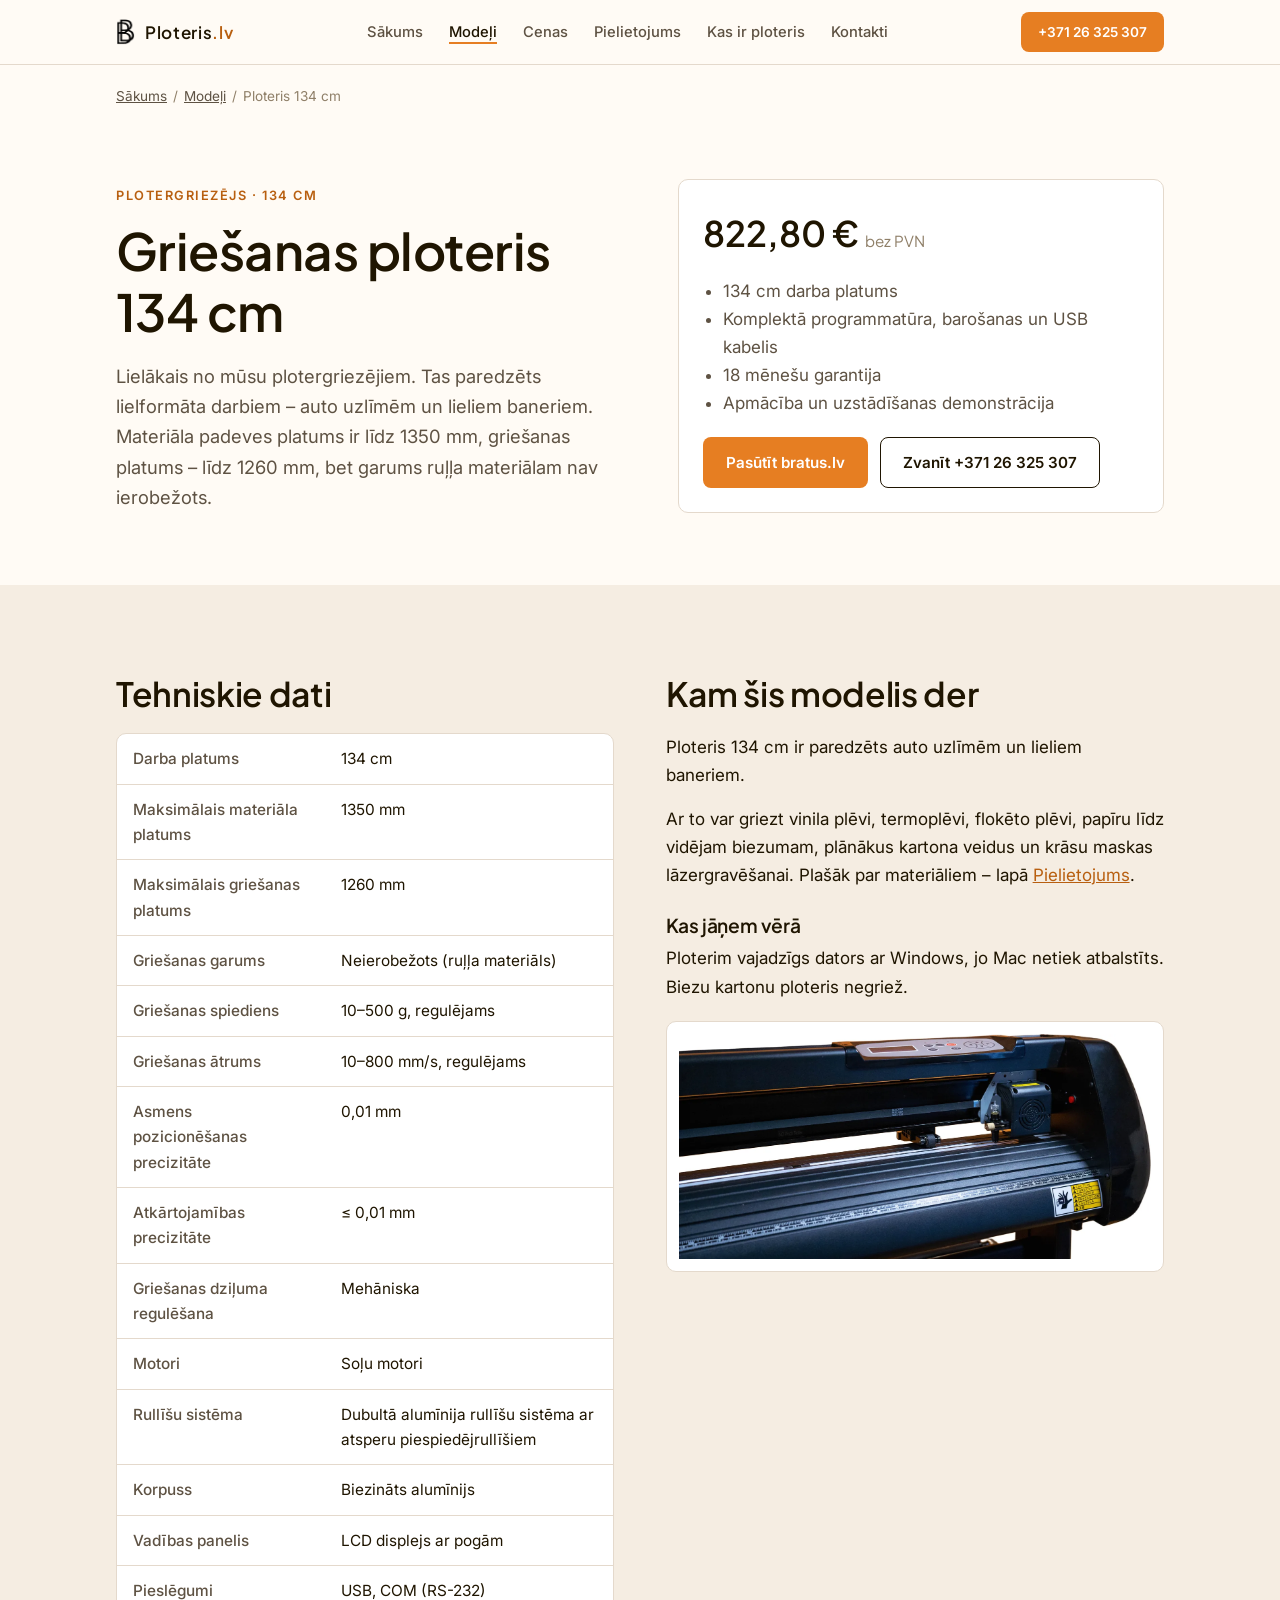
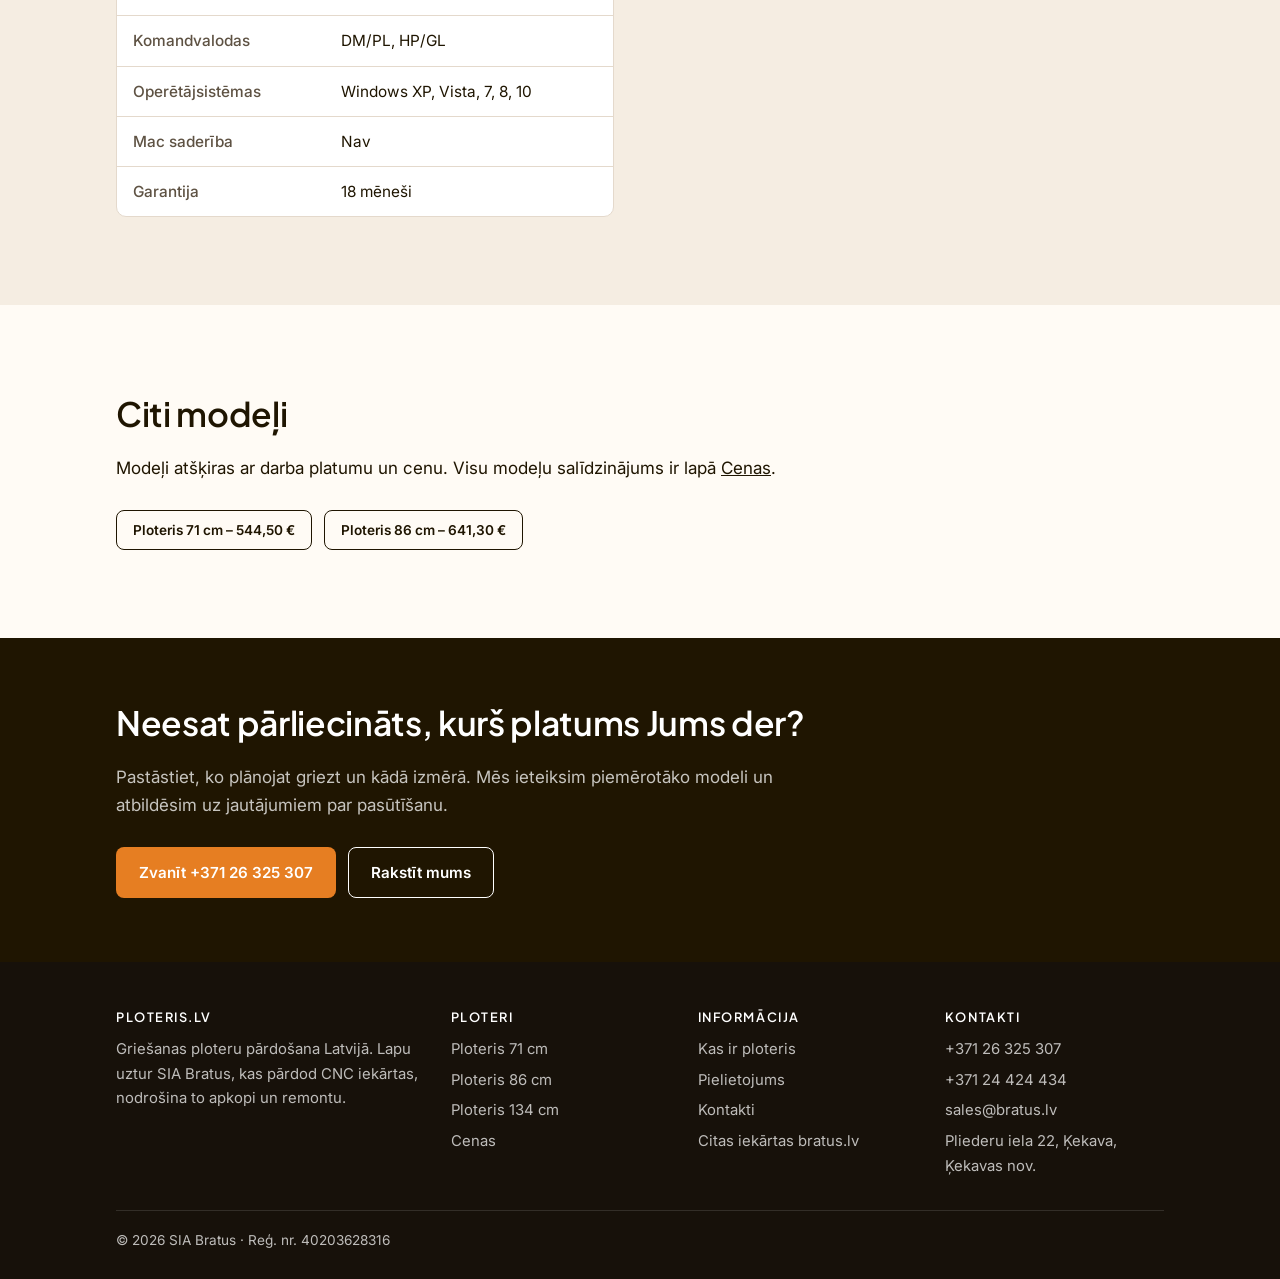
<file: ploteris-134-cm/index.html>
<!DOCTYPE html>
<html lang="lv">
<head>
<meta charset="UTF-8">
<meta name="viewport" content="width=device-width, initial-scale=1">
<meta name="google-site-verification" content="ONSL5wxpzUSRXozoKSlH7bPaYvHTLznGXY1R0U0ym1U">
<title>Ploteris 134 cm – griešanas ploteris, 822,80 € bez PVN | Ploteris.lv</title>
<meta name="description" content="Griešanas ploteris 134 cm auto uzlīmēm un lieliem baneriem. Spiediens 10–500 g, 18 mēnešu garantija. Cena 822,80 € bez PVN.">
<link rel="canonical" href="https://ploteris.lv/ploteris-134-cm/">
<link rel="alternate" hreflang="lv" href="https://ploteris.lv/ploteris-134-cm/">
<meta name="robots" content="index, follow, max-image-preview:large">
<meta property="og:type" content="product">
<meta property="og:locale" content="lv_LV">
<meta property="og:site_name" content="Ploteris.lv">
<meta property="og:title" content="Ploteris 134 cm – griešanas ploteris, 822,80 € bez PVN | Ploteris.lv">
<meta property="og:description" content="Griešanas ploteris 134 cm auto uzlīmēm un lieliem baneriem. Spiediens 10–500 g, 18 mēnešu garantija. Cena 822,80 € bez PVN.">
<meta property="og:url" content="https://ploteris.lv/ploteris-134-cm/">
<meta property="og:image" content="https://ploteris.lv/assets/img/og-ploteris.jpg">
<meta property="og:image:width" content="1200">
<meta property="og:image:height" content="630">
<meta name="twitter:card" content="summary_large_image">
<link rel="icon" type="image/png" sizes="48x48" href="/assets/img/favicon-48.png">
<link rel="apple-touch-icon" href="/assets/img/apple-touch-icon.png">
<meta name="theme-color" content="#fffbf5">
<link rel="preconnect" href="https://fonts.googleapis.com">
<link rel="preconnect" href="https://fonts.gstatic.com" crossorigin>
<link href="https://fonts.googleapis.com/css2?family=Plus+Jakarta+Sans:wght@500;600&family=Inter:wght@400;500;600&display=swap" rel="stylesheet">
<link rel="stylesheet" href="/assets/style.css">
<script type="application/ld+json">
{
 "@context": "https://schema.org",
 "@graph": [
  {
   "@type": "Organization",
   "@id": "https://ploteris.lv/#org",
   "name": "SIA Bratus",
   "url": "https://bratus.lv",
   "logo": "https://ploteris.lv/assets/img/favicon.png",
   "email": "sales@bratus.lv",
   "telephone": "+37126325307",
   "vatID": "LV40203628316",
   "taxID": "40203628316",
   "address": {
    "@type": "PostalAddress",
    "streetAddress": "Pliederu iela 22",
    "addressLocality": "Ķekava",
    "addressRegion": "Ķekavas novads",
    "addressCountry": "LV"
   },
   "contactPoint": [
    {
     "@type": "ContactPoint",
     "telephone": "+37126325307",
     "contactType": "sales",
     "areaServed": "LV",
     "availableLanguage": "lv"
    },
    {
     "@type": "ContactPoint",
     "telephone": "+37124424434",
     "contactType": "sales",
     "areaServed": "LV",
     "availableLanguage": "lv"
    }
   ]
  },
  {
   "@type": "WebSite",
   "@id": "https://ploteris.lv/#website",
   "url": "https://ploteris.lv/",
   "name": "Ploteris.lv",
   "inLanguage": "lv",
   "publisher": {
    "@id": "https://ploteris.lv/#org"
   }
  },
  {
   "@type": "Product",
   "@id": "https://ploteris.lv/ploteris-134-cm/#product",
   "name": "Griešanas ploteris 134 cm",
   "description": "Lielformāta ploteris auto uzlīmēm un lieliem baneriem.",
   "image": [
    "https://ploteris.lv/assets/img/griesanas-ploteris-stativa.webp",
    "https://ploteris.lv/assets/img/plotera-griesanas-galvina.webp"
   ],
   "category": "Griešanas ploteri",
   "offers": {
    "@type": "Offer",
    "url": "https://ploteris.lv/ploteris-134-cm/",
    "price": "822.80",
    "priceCurrency": "EUR",
    "priceSpecification": {
     "@type": "UnitPriceSpecification",
     "price": "822.80",
     "priceCurrency": "EUR",
     "valueAddedTaxIncluded": false
    },
    "itemCondition": "https://schema.org/NewCondition",
    "seller": {
     "@id": "https://ploteris.lv/#org"
    }
   }
  },
  {
   "@type": "BreadcrumbList",
   "itemListElement": [
    {
     "@type": "ListItem",
     "position": 1,
     "name": "Sākums",
     "item": "https://ploteris.lv/"
    },
    {
     "@type": "ListItem",
     "position": 2,
     "name": "Modeļi",
     "item": "https://ploteris.lv/#modeli"
    },
    {
     "@type": "ListItem",
     "position": 3,
     "name": "Ploteris 134 cm",
     "item": "https://ploteris.lv/ploteris-134-cm/"
    }
   ]
  }
 ]
}
</script>
</head>
<body>
<a class="skip" href="#saturs">Pāriet uz saturu</a>
<header class="site-header">
  <div class="wrap header-inner">
    <a class="brand" href="/" aria-label="Ploteris.lv – sākumlapa">
      <img src="/assets/img/logo.png" alt="" width="19" height="26">
      <span>Ploteris<em>.lv</em></span>
    </a>
    <nav class="main-nav" id="main-nav" aria-label="Galvenā izvēlne"><a href="/">Sākums</a><a href="/#modeli" aria-current="page">Modeļi</a><a href="/cenas/">Cenas</a><a href="/uzlimju-ploteris/">Pielietojums</a><a href="/kas-ir-ploteris/">Kas ir ploteris</a><a href="/kontakti/">Kontakti</a></nav>
    <div class="header-cta">
      <a class="btn btn-primary btn-small" href="tel:+37126325307">+371 26 325 307</a>
      <button class="menu-btn" id="menu-btn" aria-controls="main-nav" aria-expanded="false">Izvēlne</button>
    </div>
  </div>
</header>
<main id="saturs">

<nav class="breadcrumbs wrap" aria-label="Ceļa norāde"><ol><li><a href="/">Sākums</a></li><li><a href="/#modeli">Modeļi</a></li><li aria-current="page">Ploteris 134&nbsp;cm</li></ol></nav>
<section class="hero">
  <div class="wrap hero-grid">
    <div>
      <span class="eyebrow">Plotergriezējs · 134&nbsp;cm</span>
      <h1>Griešanas ploteris 134&nbsp;cm</h1>
      <p class="lead">Lielākais no mūsu plotergriezējiem. Tas paredzēts lielformāta darbiem – auto uzlīmēm un lieliem baneriem. Materiāla padeves platums ir līdz 1350&nbsp;mm, griešanas platums – līdz 1260&nbsp;mm, bet garums ruļļa materiālam nav ierobežots.</p>
    </div>
    <div class="buy-box">
      <div class="price">822,80&nbsp;€ <small>bez PVN</small></div>
      <ul>
        <li>134&nbsp;cm darba platums</li>
        <li>Komplektā programmatūra, barošanas un USB kabelis</li>
        <li>18 mēnešu garantija</li>
        <li>Apmācība un uzstādīšanas demonstrācija</li>
      </ul>
      <div class="btn-row">
        <a class="btn btn-primary" href="https://bratus.lv/products/plotergriezejs">Pasūtīt bratus.lv</a>
        <a class="btn btn-ghost" href="tel:+37126325307">Zvanīt +371 26 325 307</a>
      </div>
    </div>
  </div>
</section>

<section class="section section-alt">
  <div class="wrap two-col">
    <div>
      <h2>Tehniskie dati</h2>
      <div class="table-wrap"><table><tbody><tr><th scope="row">Darba platums</th><td>134&nbsp;cm</td></tr><tr><th scope="row">Maksimālais materiāla platums</th><td>1350&nbsp;mm</td></tr><tr><th scope="row">Maksimālais griešanas platums</th><td>1260&nbsp;mm</td></tr><tr><th scope="row">Griešanas garums</th><td>Neierobežots (ruļļa materiāls)</td></tr><tr><th scope="row">Griešanas spiediens</th><td>10–500&nbsp;g, regulējams</td></tr><tr><th scope="row">Griešanas ātrums</th><td>10–800 mm/s, regulējams</td></tr><tr><th scope="row">Asmens pozicionēšanas precizitāte</th><td>0,01&nbsp;mm</td></tr><tr><th scope="row">Atkārtojamības precizitāte</th><td>≤ 0,01&nbsp;mm</td></tr><tr><th scope="row">Griešanas dziļuma regulēšana</th><td>Mehāniska</td></tr><tr><th scope="row">Motori</th><td>Soļu motori</td></tr><tr><th scope="row">Rullīšu sistēma</th><td>Dubultā alumīnija rullīšu sistēma ar atsperu piespiedējrullīšiem</td></tr><tr><th scope="row">Korpuss</th><td>Biezināts alumīnijs</td></tr><tr><th scope="row">Vadības panelis</th><td>LCD displejs ar pogām</td></tr><tr><th scope="row">Pieslēgumi</th><td>USB, COM (RS-232)</td></tr><tr><th scope="row">Komandvalodas</th><td>DM/PL, HP/GL</td></tr><tr><th scope="row">Operētājsistēmas</th><td>Windows XP, Vista, 7, 8, 10</td></tr><tr><th scope="row">Mac saderība</th><td>Nav</td></tr><tr><th scope="row">Garantija</th><td>18 mēneši</td></tr></tbody></table></div>
    </div>
    <div class="prose">
      <h2>Kam šis modelis der</h2>
      <p>Ploteris 134&nbsp;cm ir paredzēts auto uzlīmēm un lieliem baneriem.</p>
      <p>Ar to var griezt vinila plēvi, termoplēvi, flokēto plēvi, papīru līdz vidējam biezumam, plānākus kartona veidus un krāsu maskas lāzergravēšanai. Plašāk par materiāliem – lapā <a href="/uzlimju-ploteris/">Pielietojums</a>.</p>
      <h3>Kas jāņem vērā</h3>
      <p>Ploterim vajadzīgs dators ar Windows, jo Mac netiek atbalstīts. Biezu kartonu ploteris negriež.</p>
      <figure class="hero-img" style="margin-top:20px">
        <img src="/assets/img/plotera-griesanas-galvina.webp" width="1400" height="667" alt="Plotergriezēja 134&nbsp;cm griešanas galviņa un vadības panelis" loading="lazy">
      </figure>
    </div>
  </div>
</section>

<section class="section">
  <div class="wrap">
    <h2>Citi modeļi</h2>
    <p>Modeļi atšķiras ar darba platumu un cenu. Visu modeļu salīdzinājums ir lapā <a href="/cenas/">Cenas</a>.</p>
    <div class="btn-row"><a class="btn btn-ghost btn-small" href="/ploteris-71-cm/">Ploteris 71&nbsp;cm – 544,50&nbsp;€</a> <a class="btn btn-ghost btn-small" href="/ploteris-86-cm/">Ploteris 86&nbsp;cm – 641,30&nbsp;€</a></div>
  </div>
</section>

<section class="cta-band">
  <div class="wrap">
    <h2>Neesat pārliecināts, kurš platums Jums der?</h2>
    <p>Pastāstiet, ko plānojat griezt un kādā izmērā. Mēs ieteiksim piemērotāko modeli un atbildēsim uz jautājumiem par pasūtīšanu.</p>
    <div class="btn-row">
      <a class="btn btn-primary" href="tel:+37126325307">Zvanīt +371 26 325 307</a>
      <a class="btn btn-ghost" href="/kontakti/">Rakstīt mums</a>
    </div>
  </div>
</section>
</main>
<footer class="site-footer">
  <div class="wrap">
    <div class="footer-grid">
      <div>
        <h2>Ploteris.lv</h2>
        <p>Griešanas ploteru pārdošana Latvijā. Lapu uztur SIA Bratus, kas pārdod CNC iekārtas, nodrošina to apkopi un remontu.</p>
      </div>
      <div>
        <h2>Ploteri</h2>
        <ul><li><a href="/ploteris-71-cm/">Ploteris 71 cm</a></li><li><a href="/ploteris-86-cm/">Ploteris 86 cm</a></li><li><a href="/ploteris-134-cm/">Ploteris 134 cm</a></li><li><a href="/cenas/">Cenas</a></li></ul>
      </div>
      <div>
        <h2>Informācija</h2>
        <ul>
          <li><a href="/kas-ir-ploteris/">Kas ir ploteris</a></li>
          <li><a href="/uzlimju-ploteris/">Pielietojums</a></li>
          <li><a href="/kontakti/">Kontakti</a></li>
          <li><a href="https://bratus.lv">Citas iekārtas bratus.lv</a></li>
        </ul>
      </div>
      <div>
        <h2>Kontakti</h2>
        <ul>
          <li><a href="tel:+37126325307">+371 26 325 307</a></li>
          <li><a href="tel:+37124424434">+371 24 424 434</a></li>
          <li><a href="mailto:sales@bratus.lv">sales@bratus.lv</a></li>
          <li>Pliederu iela 22, Ķekava, Ķekavas nov.</li>
        </ul>
      </div>
    </div>
    <div class="footer-bottom">© <span id="yr">2026</span> SIA Bratus · Reģ. nr. 40203628316</div>
  </div>
</footer>
<script src="/assets/main.js" defer></script>
</body>
</html>
</file>
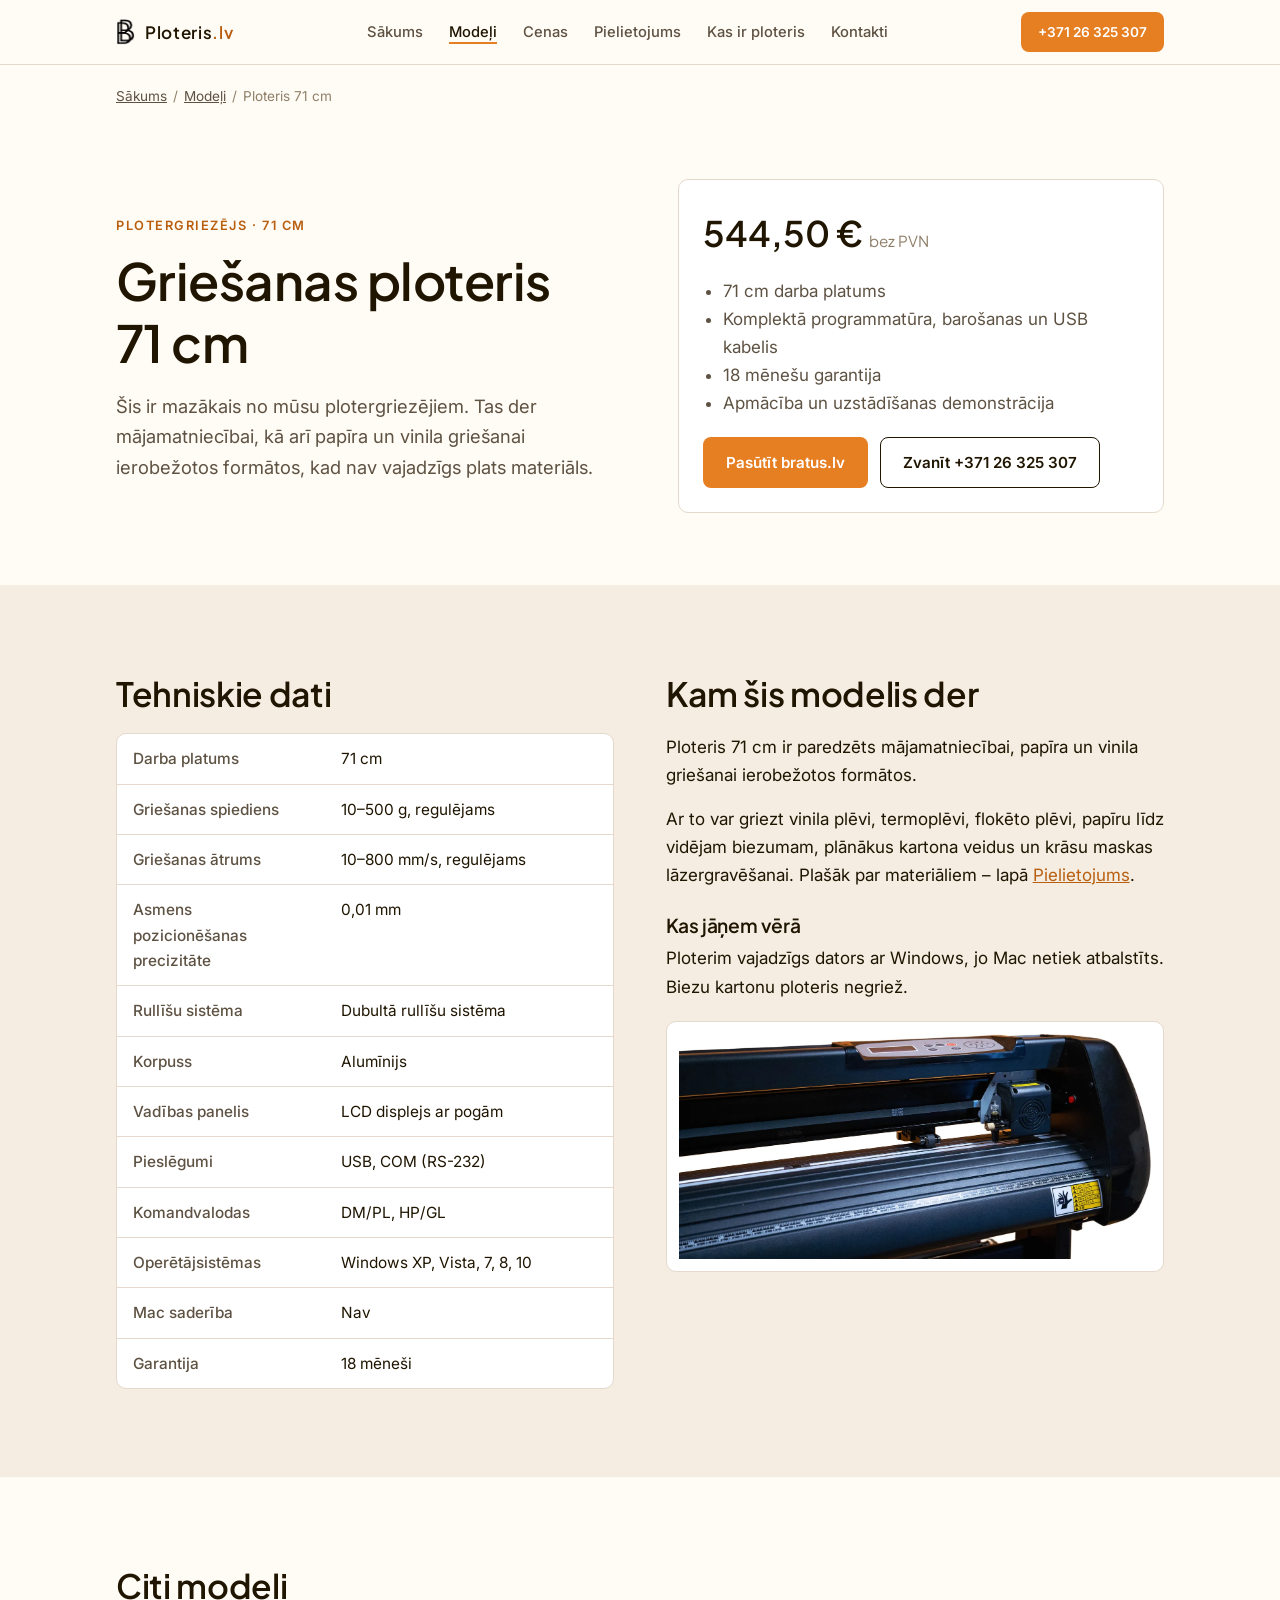
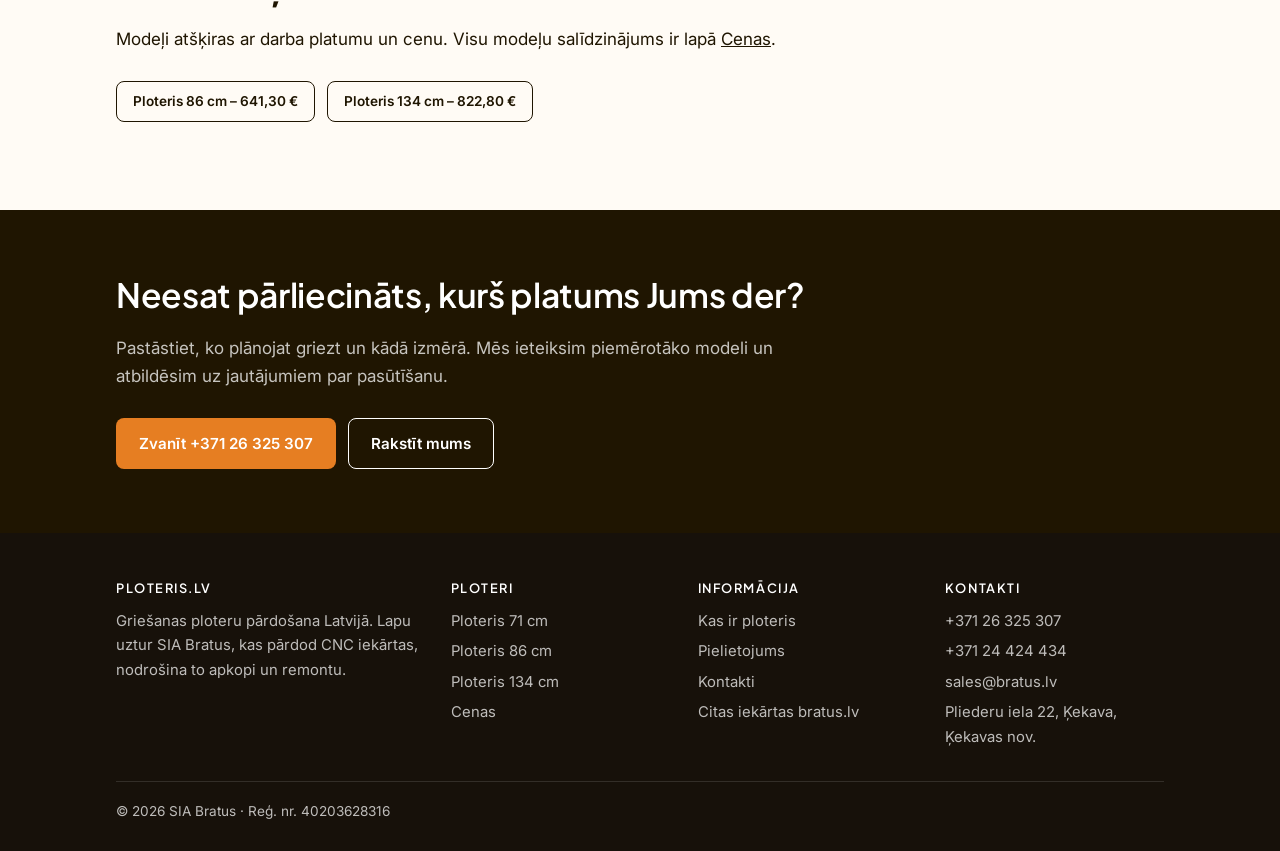
<file: ploteris-71-cm/index.html>
<!DOCTYPE html>
<html lang="lv">
<head>
<meta charset="UTF-8">
<meta name="viewport" content="width=device-width, initial-scale=1">
<meta name="google-site-verification" content="ONSL5wxpzUSRXozoKSlH7bPaYvHTLznGXY1R0U0ym1U">
<title>Ploteris 71 cm – griešanas ploteris, 544,50 € bez PVN | Ploteris.lv</title>
<meta name="description" content="Griešanas ploteris 71 cm mājamatniecībai, papīra un vinila griešanai ierobežotos formātos. Spiediens 10–500 g, 18 mēnešu garantija. Cena 544,50 € bez PVN.">
<link rel="canonical" href="https://ploteris.lv/ploteris-71-cm/">
<link rel="alternate" hreflang="lv" href="https://ploteris.lv/ploteris-71-cm/">
<meta name="robots" content="index, follow, max-image-preview:large">
<meta property="og:type" content="product">
<meta property="og:locale" content="lv_LV">
<meta property="og:site_name" content="Ploteris.lv">
<meta property="og:title" content="Ploteris 71 cm – griešanas ploteris, 544,50 € bez PVN | Ploteris.lv">
<meta property="og:description" content="Griešanas ploteris 71 cm mājamatniecībai, papīra un vinila griešanai ierobežotos formātos. Spiediens 10–500 g, 18 mēnešu garantija. Cena 544,50 € bez PVN.">
<meta property="og:url" content="https://ploteris.lv/ploteris-71-cm/">
<meta property="og:image" content="https://ploteris.lv/assets/img/og-ploteris.jpg">
<meta property="og:image:width" content="1200">
<meta property="og:image:height" content="630">
<meta name="twitter:card" content="summary_large_image">
<link rel="icon" type="image/png" sizes="48x48" href="/assets/img/favicon-48.png">
<link rel="apple-touch-icon" href="/assets/img/apple-touch-icon.png">
<meta name="theme-color" content="#fffbf5">
<link rel="preconnect" href="https://fonts.googleapis.com">
<link rel="preconnect" href="https://fonts.gstatic.com" crossorigin>
<link href="https://fonts.googleapis.com/css2?family=Plus+Jakarta+Sans:wght@500;600&family=Inter:wght@400;500;600&display=swap" rel="stylesheet">
<link rel="stylesheet" href="/assets/style.css">
<script type="application/ld+json">
{
 "@context": "https://schema.org",
 "@graph": [
  {
   "@type": "Organization",
   "@id": "https://ploteris.lv/#org",
   "name": "SIA Bratus",
   "url": "https://bratus.lv",
   "logo": "https://ploteris.lv/assets/img/favicon.png",
   "email": "sales@bratus.lv",
   "telephone": "+37126325307",
   "vatID": "LV40203628316",
   "taxID": "40203628316",
   "address": {
    "@type": "PostalAddress",
    "streetAddress": "Pliederu iela 22",
    "addressLocality": "Ķekava",
    "addressRegion": "Ķekavas novads",
    "addressCountry": "LV"
   },
   "contactPoint": [
    {
     "@type": "ContactPoint",
     "telephone": "+37126325307",
     "contactType": "sales",
     "areaServed": "LV",
     "availableLanguage": "lv"
    },
    {
     "@type": "ContactPoint",
     "telephone": "+37124424434",
     "contactType": "sales",
     "areaServed": "LV",
     "availableLanguage": "lv"
    }
   ]
  },
  {
   "@type": "WebSite",
   "@id": "https://ploteris.lv/#website",
   "url": "https://ploteris.lv/",
   "name": "Ploteris.lv",
   "inLanguage": "lv",
   "publisher": {
    "@id": "https://ploteris.lv/#org"
   }
  },
  {
   "@type": "Product",
   "@id": "https://ploteris.lv/ploteris-71-cm/#product",
   "name": "Griešanas ploteris 71 cm",
   "description": "Kompakts ploteris mājamatniecībai, papīra un vinila griešanai ierobežotos formātos.",
   "image": [
    "https://ploteris.lv/assets/img/griesanas-ploteris-stativa.webp",
    "https://ploteris.lv/assets/img/plotera-griesanas-galvina.webp"
   ],
   "category": "Griešanas ploteri",
   "offers": {
    "@type": "Offer",
    "url": "https://ploteris.lv/ploteris-71-cm/",
    "price": "544.50",
    "priceCurrency": "EUR",
    "priceSpecification": {
     "@type": "UnitPriceSpecification",
     "price": "544.50",
     "priceCurrency": "EUR",
     "valueAddedTaxIncluded": false
    },
    "itemCondition": "https://schema.org/NewCondition",
    "seller": {
     "@id": "https://ploteris.lv/#org"
    }
   }
  },
  {
   "@type": "BreadcrumbList",
   "itemListElement": [
    {
     "@type": "ListItem",
     "position": 1,
     "name": "Sākums",
     "item": "https://ploteris.lv/"
    },
    {
     "@type": "ListItem",
     "position": 2,
     "name": "Modeļi",
     "item": "https://ploteris.lv/#modeli"
    },
    {
     "@type": "ListItem",
     "position": 3,
     "name": "Ploteris 71 cm",
     "item": "https://ploteris.lv/ploteris-71-cm/"
    }
   ]
  }
 ]
}
</script>
</head>
<body>
<a class="skip" href="#saturs">Pāriet uz saturu</a>
<header class="site-header">
  <div class="wrap header-inner">
    <a class="brand" href="/" aria-label="Ploteris.lv – sākumlapa">
      <img src="/assets/img/logo.png" alt="" width="19" height="26">
      <span>Ploteris<em>.lv</em></span>
    </a>
    <nav class="main-nav" id="main-nav" aria-label="Galvenā izvēlne"><a href="/">Sākums</a><a href="/#modeli" aria-current="page">Modeļi</a><a href="/cenas/">Cenas</a><a href="/uzlimju-ploteris/">Pielietojums</a><a href="/kas-ir-ploteris/">Kas ir ploteris</a><a href="/kontakti/">Kontakti</a></nav>
    <div class="header-cta">
      <a class="btn btn-primary btn-small" href="tel:+37126325307">+371 26 325 307</a>
      <button class="menu-btn" id="menu-btn" aria-controls="main-nav" aria-expanded="false">Izvēlne</button>
    </div>
  </div>
</header>
<main id="saturs">

<nav class="breadcrumbs wrap" aria-label="Ceļa norāde"><ol><li><a href="/">Sākums</a></li><li><a href="/#modeli">Modeļi</a></li><li aria-current="page">Ploteris 71&nbsp;cm</li></ol></nav>
<section class="hero">
  <div class="wrap hero-grid">
    <div>
      <span class="eyebrow">Plotergriezējs · 71&nbsp;cm</span>
      <h1>Griešanas ploteris 71&nbsp;cm</h1>
      <p class="lead">Šis ir mazākais no mūsu plotergriezējiem. Tas der mājamatniecībai, kā arī papīra un vinila griešanai ierobežotos formātos, kad nav vajadzīgs plats materiāls.</p>
    </div>
    <div class="buy-box">
      <div class="price">544,50&nbsp;€ <small>bez PVN</small></div>
      <ul>
        <li>71&nbsp;cm darba platums</li>
        <li>Komplektā programmatūra, barošanas un USB kabelis</li>
        <li>18 mēnešu garantija</li>
        <li>Apmācība un uzstādīšanas demonstrācija</li>
      </ul>
      <div class="btn-row">
        <a class="btn btn-primary" href="https://bratus.lv/products/plotergriezejs">Pasūtīt bratus.lv</a>
        <a class="btn btn-ghost" href="tel:+37126325307">Zvanīt +371 26 325 307</a>
      </div>
    </div>
  </div>
</section>

<section class="section section-alt">
  <div class="wrap two-col">
    <div>
      <h2>Tehniskie dati</h2>
      <div class="table-wrap"><table><tbody><tr><th scope="row">Darba platums</th><td>71&nbsp;cm</td></tr><tr><th scope="row">Griešanas spiediens</th><td>10–500&nbsp;g, regulējams</td></tr><tr><th scope="row">Griešanas ātrums</th><td>10–800 mm/s, regulējams</td></tr><tr><th scope="row">Asmens pozicionēšanas precizitāte</th><td>0,01&nbsp;mm</td></tr><tr><th scope="row">Rullīšu sistēma</th><td>Dubultā rullīšu sistēma</td></tr><tr><th scope="row">Korpuss</th><td>Alumīnijs</td></tr><tr><th scope="row">Vadības panelis</th><td>LCD displejs ar pogām</td></tr><tr><th scope="row">Pieslēgumi</th><td>USB, COM (RS-232)</td></tr><tr><th scope="row">Komandvalodas</th><td>DM/PL, HP/GL</td></tr><tr><th scope="row">Operētājsistēmas</th><td>Windows XP, Vista, 7, 8, 10</td></tr><tr><th scope="row">Mac saderība</th><td>Nav</td></tr><tr><th scope="row">Garantija</th><td>18 mēneši</td></tr></tbody></table></div>
    </div>
    <div class="prose">
      <h2>Kam šis modelis der</h2>
      <p>Ploteris 71&nbsp;cm ir paredzēts mājamatniecībai, papīra un vinila griešanai ierobežotos formātos.</p>
      <p>Ar to var griezt vinila plēvi, termoplēvi, flokēto plēvi, papīru līdz vidējam biezumam, plānākus kartona veidus un krāsu maskas lāzergravēšanai. Plašāk par materiāliem – lapā <a href="/uzlimju-ploteris/">Pielietojums</a>.</p>
      <h3>Kas jāņem vērā</h3>
      <p>Ploterim vajadzīgs dators ar Windows, jo Mac netiek atbalstīts. Biezu kartonu ploteris negriež.</p>
      <figure class="hero-img" style="margin-top:20px">
        <img src="/assets/img/plotera-griesanas-galvina.webp" width="1400" height="667" alt="Plotergriezēja 71&nbsp;cm griešanas galviņa un vadības panelis" loading="lazy">
      </figure>
    </div>
  </div>
</section>

<section class="section">
  <div class="wrap">
    <h2>Citi modeļi</h2>
    <p>Modeļi atšķiras ar darba platumu un cenu. Visu modeļu salīdzinājums ir lapā <a href="/cenas/">Cenas</a>.</p>
    <div class="btn-row"><a class="btn btn-ghost btn-small" href="/ploteris-86-cm/">Ploteris 86&nbsp;cm – 641,30&nbsp;€</a> <a class="btn btn-ghost btn-small" href="/ploteris-134-cm/">Ploteris 134&nbsp;cm – 822,80&nbsp;€</a></div>
  </div>
</section>

<section class="cta-band">
  <div class="wrap">
    <h2>Neesat pārliecināts, kurš platums Jums der?</h2>
    <p>Pastāstiet, ko plānojat griezt un kādā izmērā. Mēs ieteiksim piemērotāko modeli un atbildēsim uz jautājumiem par pasūtīšanu.</p>
    <div class="btn-row">
      <a class="btn btn-primary" href="tel:+37126325307">Zvanīt +371 26 325 307</a>
      <a class="btn btn-ghost" href="/kontakti/">Rakstīt mums</a>
    </div>
  </div>
</section>
</main>
<footer class="site-footer">
  <div class="wrap">
    <div class="footer-grid">
      <div>
        <h2>Ploteris.lv</h2>
        <p>Griešanas ploteru pārdošana Latvijā. Lapu uztur SIA Bratus, kas pārdod CNC iekārtas, nodrošina to apkopi un remontu.</p>
      </div>
      <div>
        <h2>Ploteri</h2>
        <ul><li><a href="/ploteris-71-cm/">Ploteris 71 cm</a></li><li><a href="/ploteris-86-cm/">Ploteris 86 cm</a></li><li><a href="/ploteris-134-cm/">Ploteris 134 cm</a></li><li><a href="/cenas/">Cenas</a></li></ul>
      </div>
      <div>
        <h2>Informācija</h2>
        <ul>
          <li><a href="/kas-ir-ploteris/">Kas ir ploteris</a></li>
          <li><a href="/uzlimju-ploteris/">Pielietojums</a></li>
          <li><a href="/kontakti/">Kontakti</a></li>
          <li><a href="https://bratus.lv">Citas iekārtas bratus.lv</a></li>
        </ul>
      </div>
      <div>
        <h2>Kontakti</h2>
        <ul>
          <li><a href="tel:+37126325307">+371 26 325 307</a></li>
          <li><a href="tel:+37124424434">+371 24 424 434</a></li>
          <li><a href="mailto:sales@bratus.lv">sales@bratus.lv</a></li>
          <li>Pliederu iela 22, Ķekava, Ķekavas nov.</li>
        </ul>
      </div>
    </div>
    <div class="footer-bottom">© <span id="yr">2026</span> SIA Bratus · Reģ. nr. 40203628316</div>
  </div>
</footer>
<script src="/assets/main.js" defer></script>
</body>
</html>
</file>
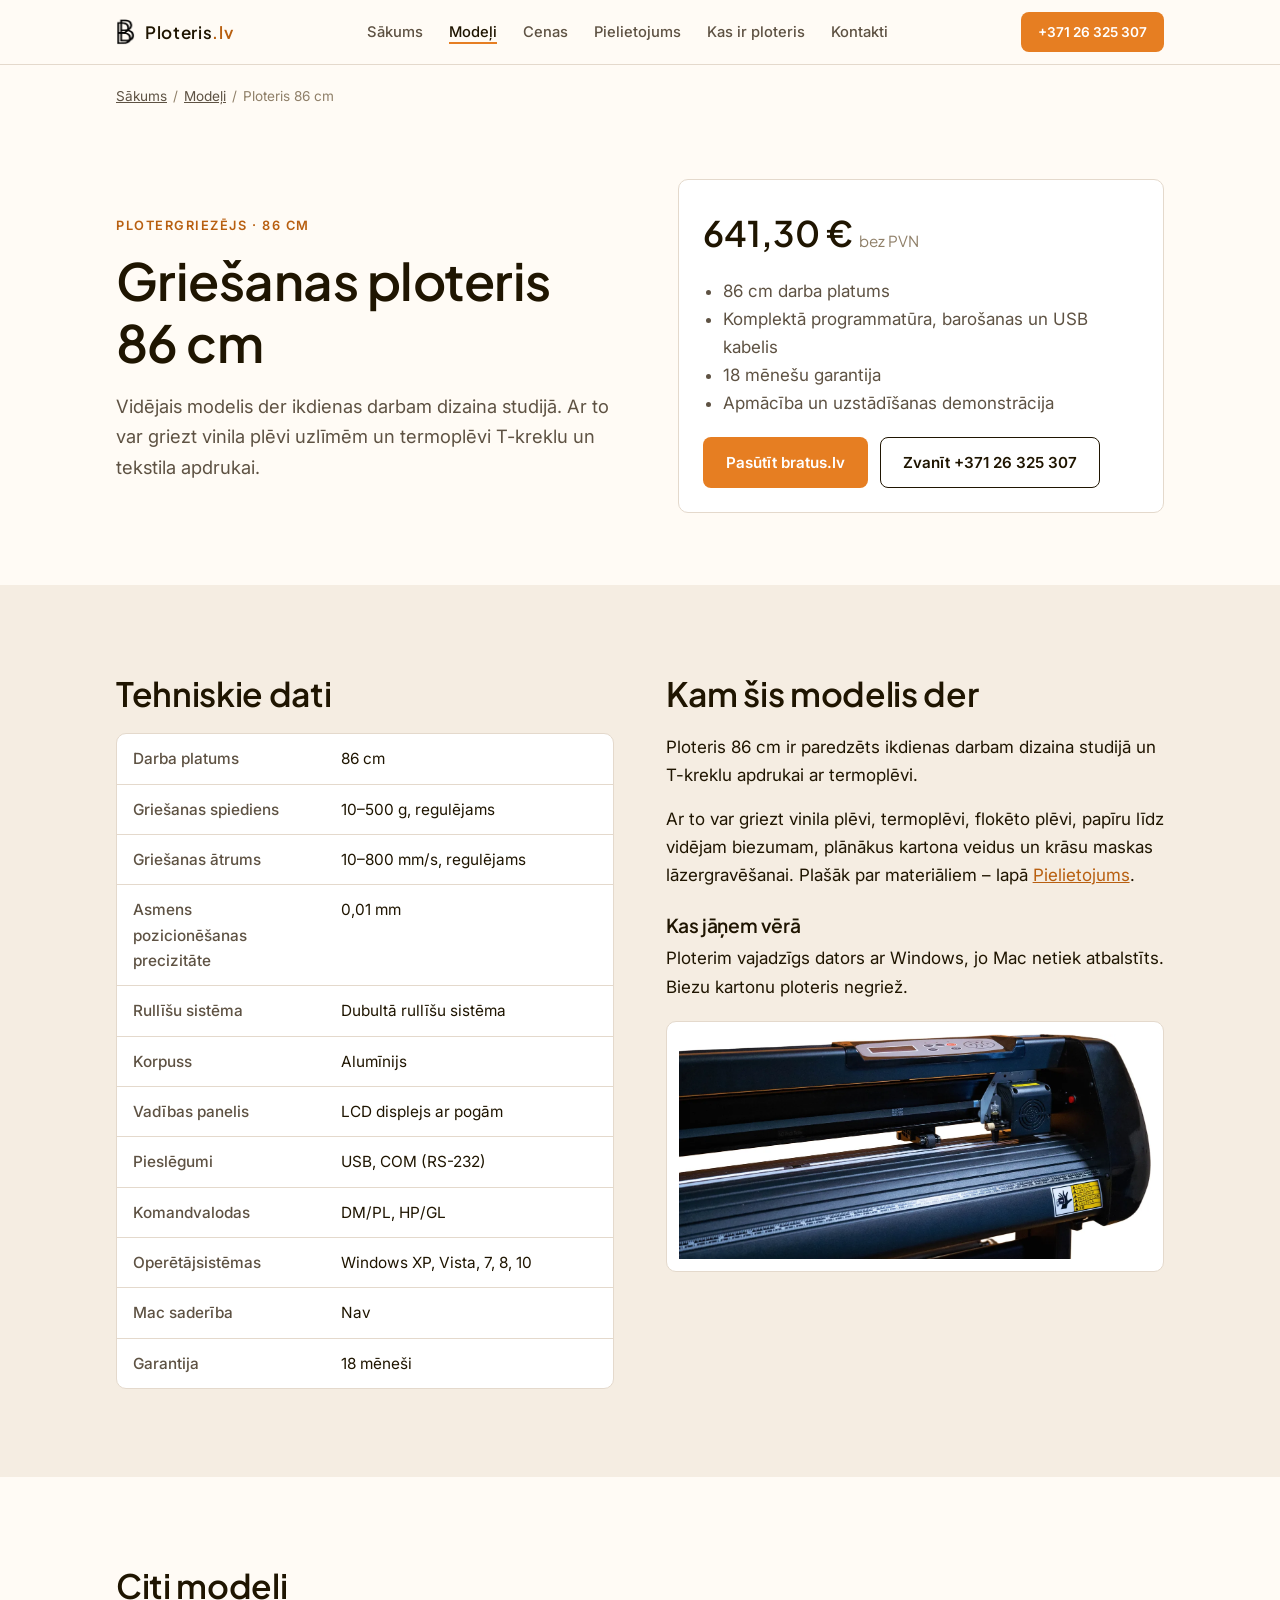
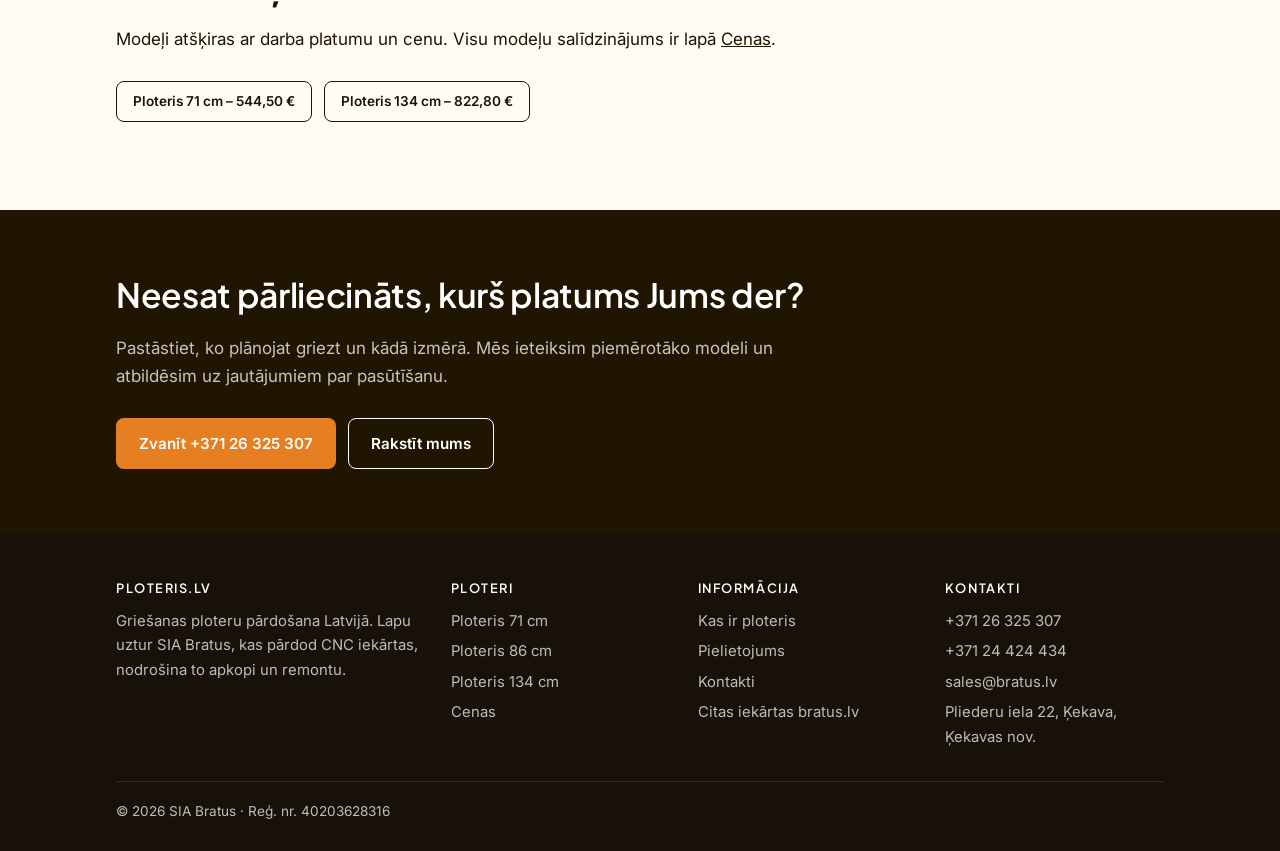
<file: ploteris-86-cm/index.html>
<!DOCTYPE html>
<html lang="lv">
<head>
<meta charset="UTF-8">
<meta name="viewport" content="width=device-width, initial-scale=1">
<meta name="google-site-verification" content="ONSL5wxpzUSRXozoKSlH7bPaYvHTLznGXY1R0U0ym1U">
<title>Ploteris 86 cm – griešanas ploteris, 641,30 € bez PVN | Ploteris.lv</title>
<meta name="description" content="Griešanas ploteris 86 cm ikdienas darbam dizaina studijā un T-kreklu apdrukai ar termoplēvi. Spiediens 10–500 g, 18 mēnešu garantija. Cena 641,30 € bez PVN.">
<link rel="canonical" href="https://ploteris.lv/ploteris-86-cm/">
<link rel="alternate" hreflang="lv" href="https://ploteris.lv/ploteris-86-cm/">
<meta name="robots" content="index, follow, max-image-preview:large">
<meta property="og:type" content="product">
<meta property="og:locale" content="lv_LV">
<meta property="og:site_name" content="Ploteris.lv">
<meta property="og:title" content="Ploteris 86 cm – griešanas ploteris, 641,30 € bez PVN | Ploteris.lv">
<meta property="og:description" content="Griešanas ploteris 86 cm ikdienas darbam dizaina studijā un T-kreklu apdrukai ar termoplēvi. Spiediens 10–500 g, 18 mēnešu garantija. Cena 641,30 € bez PVN.">
<meta property="og:url" content="https://ploteris.lv/ploteris-86-cm/">
<meta property="og:image" content="https://ploteris.lv/assets/img/og-ploteris.jpg">
<meta property="og:image:width" content="1200">
<meta property="og:image:height" content="630">
<meta name="twitter:card" content="summary_large_image">
<link rel="icon" type="image/png" sizes="48x48" href="/assets/img/favicon-48.png">
<link rel="apple-touch-icon" href="/assets/img/apple-touch-icon.png">
<meta name="theme-color" content="#fffbf5">
<link rel="preconnect" href="https://fonts.googleapis.com">
<link rel="preconnect" href="https://fonts.gstatic.com" crossorigin>
<link href="https://fonts.googleapis.com/css2?family=Plus+Jakarta+Sans:wght@500;600&family=Inter:wght@400;500;600&display=swap" rel="stylesheet">
<link rel="stylesheet" href="/assets/style.css">
<script type="application/ld+json">
{
 "@context": "https://schema.org",
 "@graph": [
  {
   "@type": "Organization",
   "@id": "https://ploteris.lv/#org",
   "name": "SIA Bratus",
   "url": "https://bratus.lv",
   "logo": "https://ploteris.lv/assets/img/favicon.png",
   "email": "sales@bratus.lv",
   "telephone": "+37126325307",
   "vatID": "LV40203628316",
   "taxID": "40203628316",
   "address": {
    "@type": "PostalAddress",
    "streetAddress": "Pliederu iela 22",
    "addressLocality": "Ķekava",
    "addressRegion": "Ķekavas novads",
    "addressCountry": "LV"
   },
   "contactPoint": [
    {
     "@type": "ContactPoint",
     "telephone": "+37126325307",
     "contactType": "sales",
     "areaServed": "LV",
     "availableLanguage": "lv"
    },
    {
     "@type": "ContactPoint",
     "telephone": "+37124424434",
     "contactType": "sales",
     "areaServed": "LV",
     "availableLanguage": "lv"
    }
   ]
  },
  {
   "@type": "WebSite",
   "@id": "https://ploteris.lv/#website",
   "url": "https://ploteris.lv/",
   "name": "Ploteris.lv",
   "inLanguage": "lv",
   "publisher": {
    "@id": "https://ploteris.lv/#org"
   }
  },
  {
   "@type": "Product",
   "@id": "https://ploteris.lv/ploteris-86-cm/#product",
   "name": "Griešanas ploteris 86 cm",
   "description": "Vidējā izmēra ploteris ikdienas darbam dizaina studijā un T-kreklu apdrukai ar termoplēvi.",
   "image": [
    "https://ploteris.lv/assets/img/griesanas-ploteris-stativa.webp",
    "https://ploteris.lv/assets/img/plotera-griesanas-galvina.webp"
   ],
   "category": "Griešanas ploteri",
   "offers": {
    "@type": "Offer",
    "url": "https://ploteris.lv/ploteris-86-cm/",
    "price": "641.30",
    "priceCurrency": "EUR",
    "priceSpecification": {
     "@type": "UnitPriceSpecification",
     "price": "641.30",
     "priceCurrency": "EUR",
     "valueAddedTaxIncluded": false
    },
    "itemCondition": "https://schema.org/NewCondition",
    "seller": {
     "@id": "https://ploteris.lv/#org"
    }
   }
  },
  {
   "@type": "BreadcrumbList",
   "itemListElement": [
    {
     "@type": "ListItem",
     "position": 1,
     "name": "Sākums",
     "item": "https://ploteris.lv/"
    },
    {
     "@type": "ListItem",
     "position": 2,
     "name": "Modeļi",
     "item": "https://ploteris.lv/#modeli"
    },
    {
     "@type": "ListItem",
     "position": 3,
     "name": "Ploteris 86 cm",
     "item": "https://ploteris.lv/ploteris-86-cm/"
    }
   ]
  }
 ]
}
</script>
</head>
<body>
<a class="skip" href="#saturs">Pāriet uz saturu</a>
<header class="site-header">
  <div class="wrap header-inner">
    <a class="brand" href="/" aria-label="Ploteris.lv – sākumlapa">
      <img src="/assets/img/logo.png" alt="" width="19" height="26">
      <span>Ploteris<em>.lv</em></span>
    </a>
    <nav class="main-nav" id="main-nav" aria-label="Galvenā izvēlne"><a href="/">Sākums</a><a href="/#modeli" aria-current="page">Modeļi</a><a href="/cenas/">Cenas</a><a href="/uzlimju-ploteris/">Pielietojums</a><a href="/kas-ir-ploteris/">Kas ir ploteris</a><a href="/kontakti/">Kontakti</a></nav>
    <div class="header-cta">
      <a class="btn btn-primary btn-small" href="tel:+37126325307">+371 26 325 307</a>
      <button class="menu-btn" id="menu-btn" aria-controls="main-nav" aria-expanded="false">Izvēlne</button>
    </div>
  </div>
</header>
<main id="saturs">

<nav class="breadcrumbs wrap" aria-label="Ceļa norāde"><ol><li><a href="/">Sākums</a></li><li><a href="/#modeli">Modeļi</a></li><li aria-current="page">Ploteris 86&nbsp;cm</li></ol></nav>
<section class="hero">
  <div class="wrap hero-grid">
    <div>
      <span class="eyebrow">Plotergriezējs · 86&nbsp;cm</span>
      <h1>Griešanas ploteris 86&nbsp;cm</h1>
      <p class="lead">Vidējais modelis der ikdienas darbam dizaina studijā. Ar to var griezt vinila plēvi uzlīmēm un termoplēvi T-kreklu un tekstila apdrukai.</p>
    </div>
    <div class="buy-box">
      <div class="price">641,30&nbsp;€ <small>bez PVN</small></div>
      <ul>
        <li>86&nbsp;cm darba platums</li>
        <li>Komplektā programmatūra, barošanas un USB kabelis</li>
        <li>18 mēnešu garantija</li>
        <li>Apmācība un uzstādīšanas demonstrācija</li>
      </ul>
      <div class="btn-row">
        <a class="btn btn-primary" href="https://bratus.lv/products/plotergriezejs">Pasūtīt bratus.lv</a>
        <a class="btn btn-ghost" href="tel:+37126325307">Zvanīt +371 26 325 307</a>
      </div>
    </div>
  </div>
</section>

<section class="section section-alt">
  <div class="wrap two-col">
    <div>
      <h2>Tehniskie dati</h2>
      <div class="table-wrap"><table><tbody><tr><th scope="row">Darba platums</th><td>86&nbsp;cm</td></tr><tr><th scope="row">Griešanas spiediens</th><td>10–500&nbsp;g, regulējams</td></tr><tr><th scope="row">Griešanas ātrums</th><td>10–800 mm/s, regulējams</td></tr><tr><th scope="row">Asmens pozicionēšanas precizitāte</th><td>0,01&nbsp;mm</td></tr><tr><th scope="row">Rullīšu sistēma</th><td>Dubultā rullīšu sistēma</td></tr><tr><th scope="row">Korpuss</th><td>Alumīnijs</td></tr><tr><th scope="row">Vadības panelis</th><td>LCD displejs ar pogām</td></tr><tr><th scope="row">Pieslēgumi</th><td>USB, COM (RS-232)</td></tr><tr><th scope="row">Komandvalodas</th><td>DM/PL, HP/GL</td></tr><tr><th scope="row">Operētājsistēmas</th><td>Windows XP, Vista, 7, 8, 10</td></tr><tr><th scope="row">Mac saderība</th><td>Nav</td></tr><tr><th scope="row">Garantija</th><td>18 mēneši</td></tr></tbody></table></div>
    </div>
    <div class="prose">
      <h2>Kam šis modelis der</h2>
      <p>Ploteris 86&nbsp;cm ir paredzēts ikdienas darbam dizaina studijā un T-kreklu apdrukai ar termoplēvi.</p>
      <p>Ar to var griezt vinila plēvi, termoplēvi, flokēto plēvi, papīru līdz vidējam biezumam, plānākus kartona veidus un krāsu maskas lāzergravēšanai. Plašāk par materiāliem – lapā <a href="/uzlimju-ploteris/">Pielietojums</a>.</p>
      <h3>Kas jāņem vērā</h3>
      <p>Ploterim vajadzīgs dators ar Windows, jo Mac netiek atbalstīts. Biezu kartonu ploteris negriež.</p>
      <figure class="hero-img" style="margin-top:20px">
        <img src="/assets/img/plotera-griesanas-galvina.webp" width="1400" height="667" alt="Plotergriezēja 86&nbsp;cm griešanas galviņa un vadības panelis" loading="lazy">
      </figure>
    </div>
  </div>
</section>

<section class="section">
  <div class="wrap">
    <h2>Citi modeļi</h2>
    <p>Modeļi atšķiras ar darba platumu un cenu. Visu modeļu salīdzinājums ir lapā <a href="/cenas/">Cenas</a>.</p>
    <div class="btn-row"><a class="btn btn-ghost btn-small" href="/ploteris-71-cm/">Ploteris 71&nbsp;cm – 544,50&nbsp;€</a> <a class="btn btn-ghost btn-small" href="/ploteris-134-cm/">Ploteris 134&nbsp;cm – 822,80&nbsp;€</a></div>
  </div>
</section>

<section class="cta-band">
  <div class="wrap">
    <h2>Neesat pārliecināts, kurš platums Jums der?</h2>
    <p>Pastāstiet, ko plānojat griezt un kādā izmērā. Mēs ieteiksim piemērotāko modeli un atbildēsim uz jautājumiem par pasūtīšanu.</p>
    <div class="btn-row">
      <a class="btn btn-primary" href="tel:+37126325307">Zvanīt +371 26 325 307</a>
      <a class="btn btn-ghost" href="/kontakti/">Rakstīt mums</a>
    </div>
  </div>
</section>
</main>
<footer class="site-footer">
  <div class="wrap">
    <div class="footer-grid">
      <div>
        <h2>Ploteris.lv</h2>
        <p>Griešanas ploteru pārdošana Latvijā. Lapu uztur SIA Bratus, kas pārdod CNC iekārtas, nodrošina to apkopi un remontu.</p>
      </div>
      <div>
        <h2>Ploteri</h2>
        <ul><li><a href="/ploteris-71-cm/">Ploteris 71 cm</a></li><li><a href="/ploteris-86-cm/">Ploteris 86 cm</a></li><li><a href="/ploteris-134-cm/">Ploteris 134 cm</a></li><li><a href="/cenas/">Cenas</a></li></ul>
      </div>
      <div>
        <h2>Informācija</h2>
        <ul>
          <li><a href="/kas-ir-ploteris/">Kas ir ploteris</a></li>
          <li><a href="/uzlimju-ploteris/">Pielietojums</a></li>
          <li><a href="/kontakti/">Kontakti</a></li>
          <li><a href="https://bratus.lv">Citas iekārtas bratus.lv</a></li>
        </ul>
      </div>
      <div>
        <h2>Kontakti</h2>
        <ul>
          <li><a href="tel:+37126325307">+371 26 325 307</a></li>
          <li><a href="tel:+37124424434">+371 24 424 434</a></li>
          <li><a href="mailto:sales@bratus.lv">sales@bratus.lv</a></li>
          <li>Pliederu iela 22, Ķekava, Ķekavas nov.</li>
        </ul>
      </div>
    </div>
    <div class="footer-bottom">© <span id="yr">2026</span> SIA Bratus · Reģ. nr. 40203628316</div>
  </div>
</footer>
<script src="/assets/main.js" defer></script>
</body>
</html>
</file>
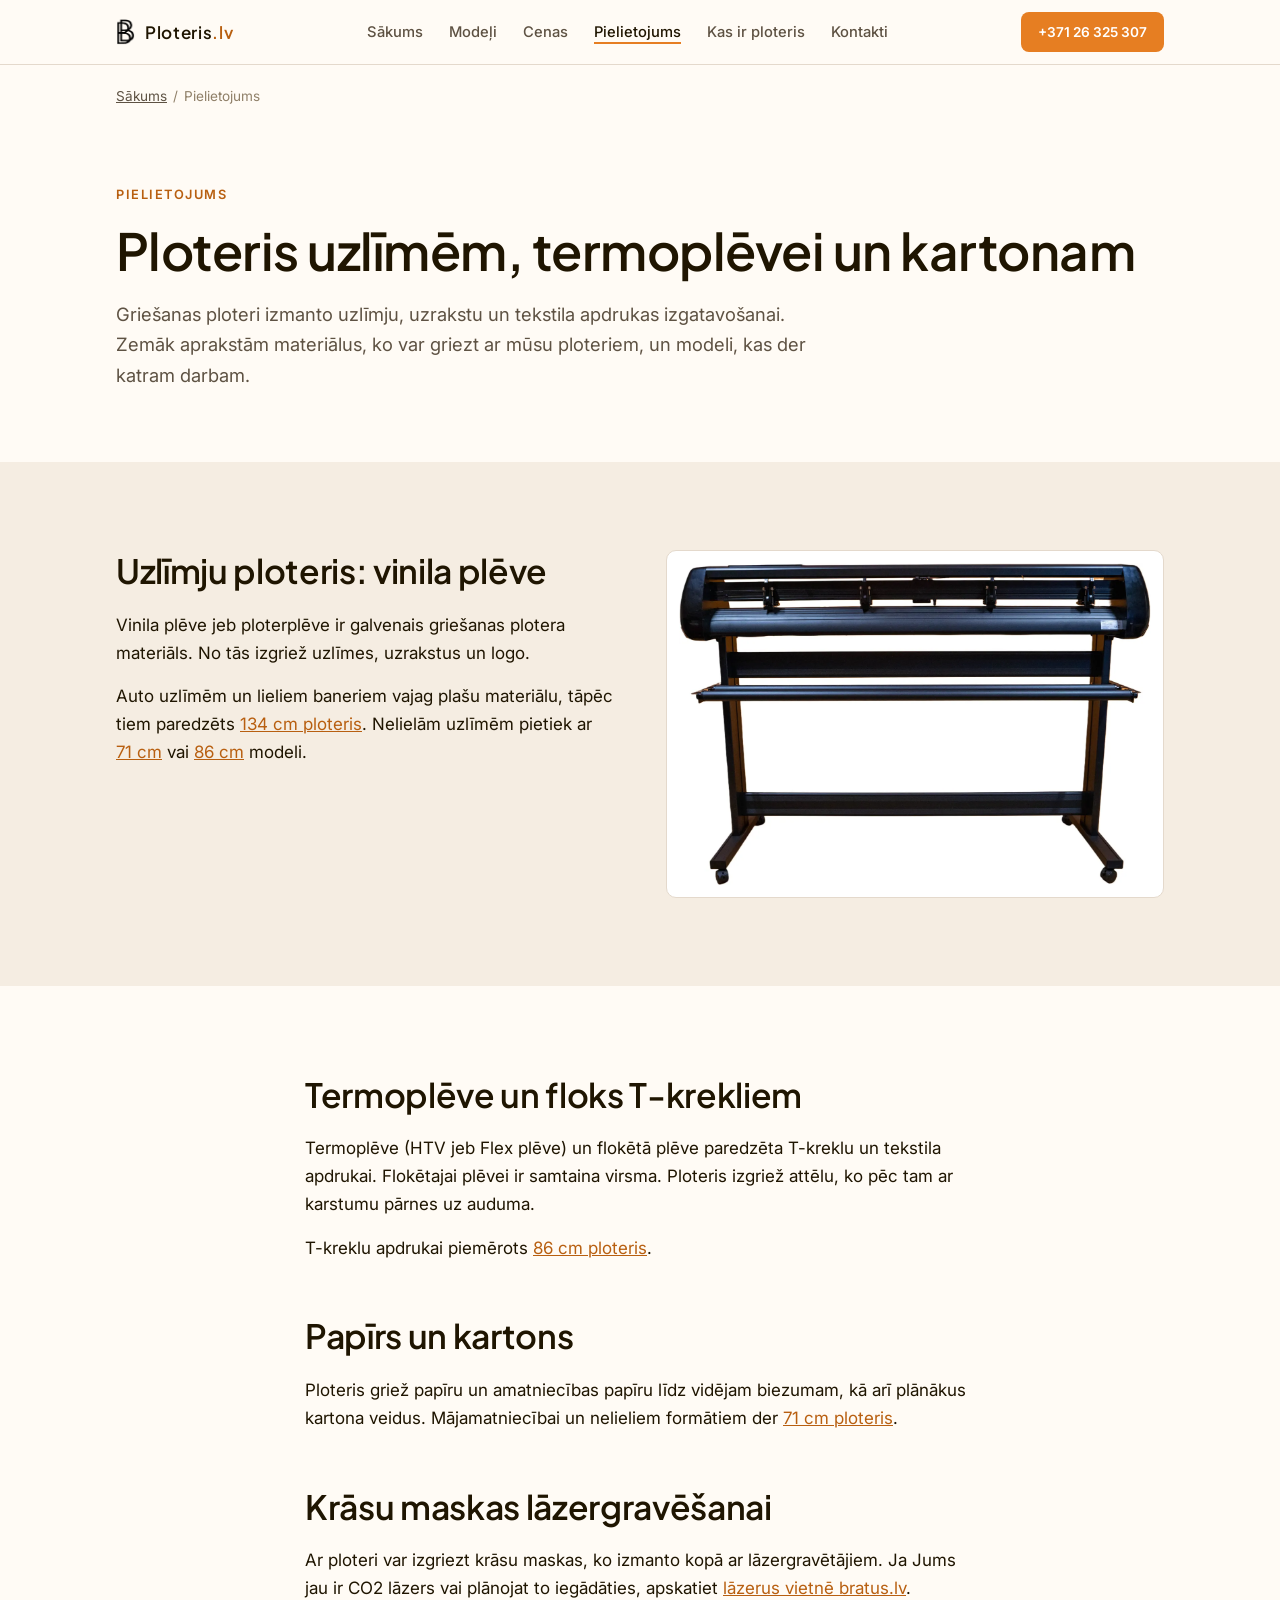
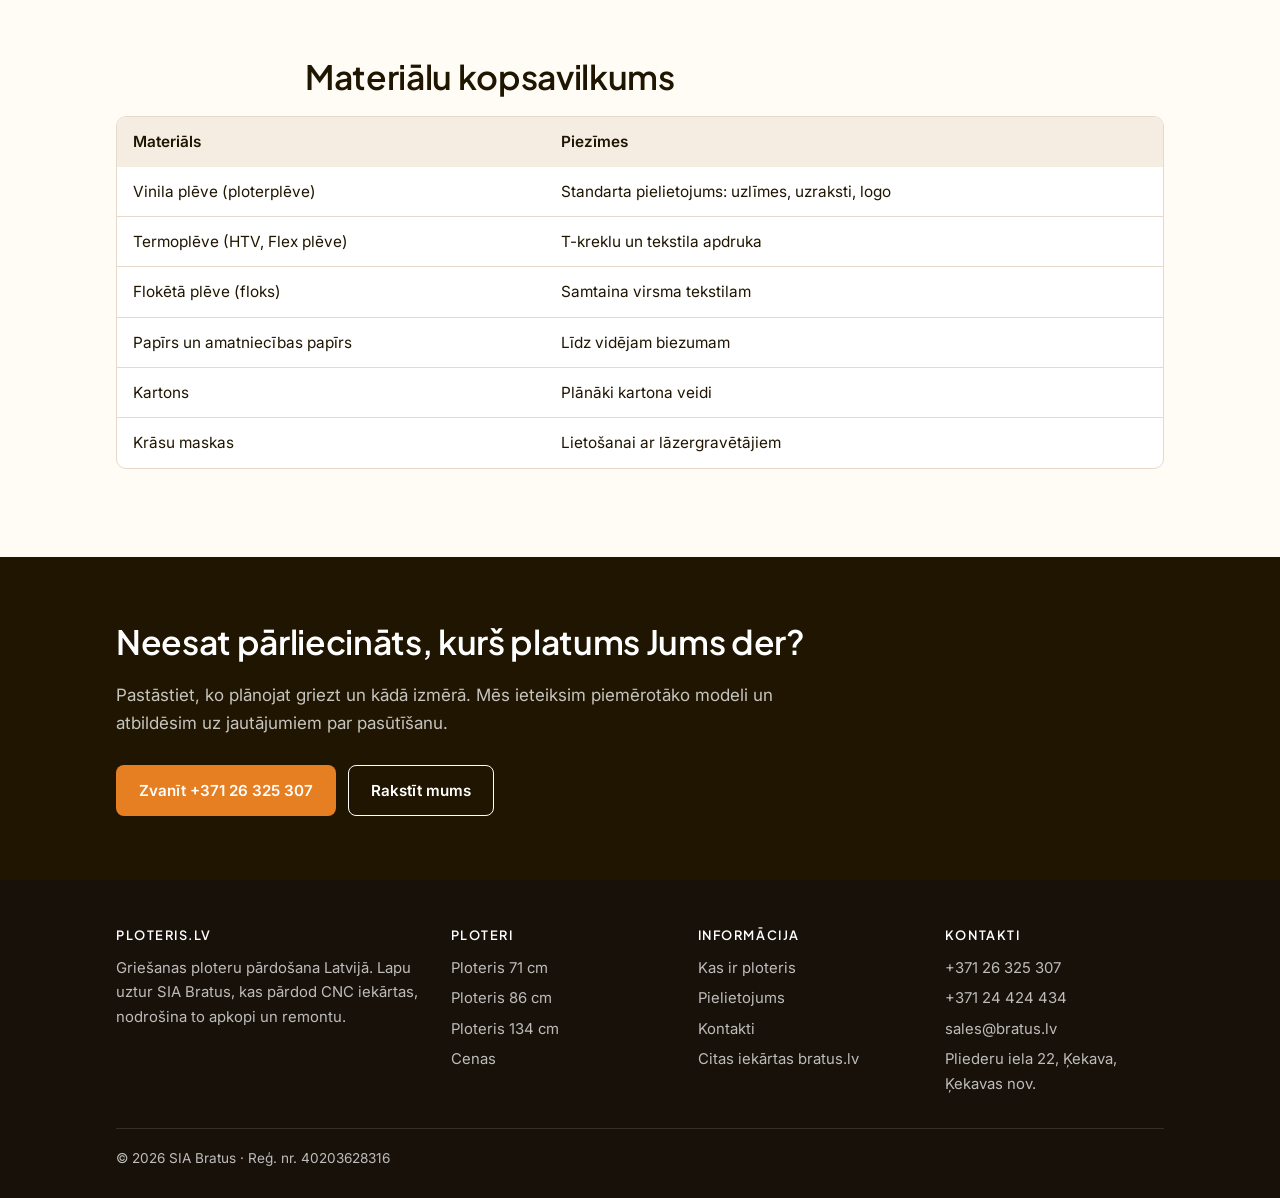
<file: uzlimju-ploteris/index.html>
<!DOCTYPE html>
<html lang="lv">
<head>
<meta charset="UTF-8">
<meta name="viewport" content="width=device-width, initial-scale=1">
<meta name="google-site-verification" content="ONSL5wxpzUSRXozoKSlH7bPaYvHTLznGXY1R0U0ym1U">
<title>Uzlīmju ploteris – vinila un termoplēves griešana | Ploteris.lv</title>
<meta name="description" content="Griešanas ploteris uzlīmēm, auto uzlīmēm, termoplēvei T-krekliem, papīram un kartonam. Kurš plotera modelis der katram darbam.">
<link rel="canonical" href="https://ploteris.lv/uzlimju-ploteris/">
<link rel="alternate" hreflang="lv" href="https://ploteris.lv/uzlimju-ploteris/">
<meta name="robots" content="index, follow, max-image-preview:large">
<meta property="og:type" content="website">
<meta property="og:locale" content="lv_LV">
<meta property="og:site_name" content="Ploteris.lv">
<meta property="og:title" content="Uzlīmju ploteris – vinila un termoplēves griešana | Ploteris.lv">
<meta property="og:description" content="Griešanas ploteris uzlīmēm, auto uzlīmēm, termoplēvei T-krekliem, papīram un kartonam. Kurš plotera modelis der katram darbam.">
<meta property="og:url" content="https://ploteris.lv/uzlimju-ploteris/">
<meta property="og:image" content="https://ploteris.lv/assets/img/og-ploteris.jpg">
<meta property="og:image:width" content="1200">
<meta property="og:image:height" content="630">
<meta name="twitter:card" content="summary_large_image">
<link rel="icon" type="image/png" sizes="48x48" href="/assets/img/favicon-48.png">
<link rel="apple-touch-icon" href="/assets/img/apple-touch-icon.png">
<meta name="theme-color" content="#fffbf5">
<link rel="preconnect" href="https://fonts.googleapis.com">
<link rel="preconnect" href="https://fonts.gstatic.com" crossorigin>
<link href="https://fonts.googleapis.com/css2?family=Plus+Jakarta+Sans:wght@500;600&family=Inter:wght@400;500;600&display=swap" rel="stylesheet">
<link rel="stylesheet" href="/assets/style.css">
<script type="application/ld+json">
{
 "@context": "https://schema.org",
 "@graph": [
  {
   "@type": "Organization",
   "@id": "https://ploteris.lv/#org",
   "name": "SIA Bratus",
   "url": "https://bratus.lv",
   "logo": "https://ploteris.lv/assets/img/favicon.png",
   "email": "sales@bratus.lv",
   "telephone": "+37126325307",
   "vatID": "LV40203628316",
   "taxID": "40203628316",
   "address": {
    "@type": "PostalAddress",
    "streetAddress": "Pliederu iela 22",
    "addressLocality": "Ķekava",
    "addressRegion": "Ķekavas novads",
    "addressCountry": "LV"
   },
   "contactPoint": [
    {
     "@type": "ContactPoint",
     "telephone": "+37126325307",
     "contactType": "sales",
     "areaServed": "LV",
     "availableLanguage": "lv"
    },
    {
     "@type": "ContactPoint",
     "telephone": "+37124424434",
     "contactType": "sales",
     "areaServed": "LV",
     "availableLanguage": "lv"
    }
   ]
  },
  {
   "@type": "WebSite",
   "@id": "https://ploteris.lv/#website",
   "url": "https://ploteris.lv/",
   "name": "Ploteris.lv",
   "inLanguage": "lv",
   "publisher": {
    "@id": "https://ploteris.lv/#org"
   }
  },
  {
   "@type": "BreadcrumbList",
   "itemListElement": [
    {
     "@type": "ListItem",
     "position": 1,
     "name": "Sākums",
     "item": "https://ploteris.lv/"
    },
    {
     "@type": "ListItem",
     "position": 2,
     "name": "Pielietojums",
     "item": "https://ploteris.lv/uzlimju-ploteris/"
    }
   ]
  }
 ]
}
</script>
</head>
<body>
<a class="skip" href="#saturs">Pāriet uz saturu</a>
<header class="site-header">
  <div class="wrap header-inner">
    <a class="brand" href="/" aria-label="Ploteris.lv – sākumlapa">
      <img src="/assets/img/logo.png" alt="" width="19" height="26">
      <span>Ploteris<em>.lv</em></span>
    </a>
    <nav class="main-nav" id="main-nav" aria-label="Galvenā izvēlne"><a href="/">Sākums</a><a href="/#modeli">Modeļi</a><a href="/cenas/">Cenas</a><a href="/uzlimju-ploteris/" aria-current="page">Pielietojums</a><a href="/kas-ir-ploteris/">Kas ir ploteris</a><a href="/kontakti/">Kontakti</a></nav>
    <div class="header-cta">
      <a class="btn btn-primary btn-small" href="tel:+37126325307">+371 26 325 307</a>
      <button class="menu-btn" id="menu-btn" aria-controls="main-nav" aria-expanded="false">Izvēlne</button>
    </div>
  </div>
</header>
<main id="saturs">

<nav class="breadcrumbs wrap" aria-label="Ceļa norāde"><ol><li><a href="/">Sākums</a></li><li aria-current="page">Pielietojums</li></ol></nav>
<section class="hero">
  <div class="wrap">
    <span class="eyebrow">Pielietojums</span>
    <h1>Ploteris uzlīmēm, termoplēvei un kartonam</h1>
    <p class="lead">Griešanas ploteri izmanto uzlīmju, uzrakstu un tekstila apdrukas izgatavošanai. Zemāk aprakstām materiālus, ko var griezt ar mūsu ploteriem, un modeli, kas der katram darbam.</p>
  </div>
</section>

<section class="section section-alt">
  <div class="wrap two-col">
    <div class="prose">
      <h2>Uzlīmju ploteris: vinila plēve</h2>
      <p>Vinila plēve jeb ploterplēve ir galvenais griešanas plotera materiāls. No tās izgriež uzlīmes, uzrakstus un logo.</p>
      <p>Auto uzlīmēm un lieliem baneriem vajag plašu materiālu, tāpēc tiem paredzēts <a href="/ploteris-134-cm/">134&nbsp;cm ploteris</a>. Nelielām uzlīmēm pietiek ar <a href="/ploteris-71-cm/">71&nbsp;cm</a> vai <a href="/ploteris-86-cm/">86&nbsp;cm</a> modeli.</p>
    </div>
    <figure class="hero-img">
      <img src="/assets/img/griesanas-ploteris-stativa.webp" width="1400" height="953" alt="Uzlīmju ploteris uz statīva ar ruļļa turētāju" loading="lazy">
    </figure>
  </div>
</section>

<section class="section">
  <div class="wrap prose">
    <h2>Termoplēve un floks T-krekliem</h2>
    <p>Termoplēve (HTV jeb Flex plēve) un flokētā plēve paredzēta T-kreklu un tekstila apdrukai. Flokētajai plēvei ir samtaina virsma. Ploteris izgriež attēlu, ko pēc tam ar karstumu pārnes uz auduma.</p>
    <p>T-kreklu apdrukai piemērots <a href="/ploteris-86-cm/">86&nbsp;cm ploteris</a>.</p>

    <h2>Papīrs un kartons</h2>
    <p>Ploteris griež papīru un amatniecības papīru līdz vidējam biezumam, kā arī plānākus kartona veidus. Mājamatniecībai un nelieliem formātiem der <a href="/ploteris-71-cm/">71&nbsp;cm ploteris</a>.</p>

    <h2>Krāsu maskas lāzergravēšanai</h2>
    <p>Ar ploteri var izgriezt krāsu maskas, ko izmanto kopā ar lāzergravētājiem. Ja Jums jau ir CO2 lāzers vai plānojat to iegādāties, apskatiet <a href="https://bratus.lv/collections/lazeru-lapa">lāzerus vietnē bratus.lv</a>.</p>

    <h2>Materiālu kopsavilkums</h2>
  </div>
  <div class="wrap" style="margin-top:16px">
<div class="table-wrap">
  <table>
    <thead><tr><th scope="col">Materiāls</th><th scope="col">Piezīmes</th></tr></thead>
    <tbody>
      <tr><td>Vinila plēve (ploterplēve)</td><td>Standarta pielietojums: uzlīmes, uzraksti, logo</td></tr>
      <tr><td>Termoplēve (HTV, Flex plēve)</td><td>T-kreklu un tekstila apdruka</td></tr>
      <tr><td>Flokētā plēve (floks)</td><td>Samtaina virsma tekstilam</td></tr>
      <tr><td>Papīrs un amatniecības papīrs</td><td>Līdz vidējam biezumam</td></tr>
      <tr><td>Kartons</td><td>Plānāki kartona veidi</td></tr>
      <tr><td>Krāsu maskas</td><td>Lietošanai ar lāzergravētājiem</td></tr>
    </tbody>
  </table>
</div></div>
</section>

<section class="cta-band">
  <div class="wrap">
    <h2>Neesat pārliecināts, kurš platums Jums der?</h2>
    <p>Pastāstiet, ko plānojat griezt un kādā izmērā. Mēs ieteiksim piemērotāko modeli un atbildēsim uz jautājumiem par pasūtīšanu.</p>
    <div class="btn-row">
      <a class="btn btn-primary" href="tel:+37126325307">Zvanīt +371 26 325 307</a>
      <a class="btn btn-ghost" href="/kontakti/">Rakstīt mums</a>
    </div>
  </div>
</section>
</main>
<footer class="site-footer">
  <div class="wrap">
    <div class="footer-grid">
      <div>
        <h2>Ploteris.lv</h2>
        <p>Griešanas ploteru pārdošana Latvijā. Lapu uztur SIA Bratus, kas pārdod CNC iekārtas, nodrošina to apkopi un remontu.</p>
      </div>
      <div>
        <h2>Ploteri</h2>
        <ul><li><a href="/ploteris-71-cm/">Ploteris 71 cm</a></li><li><a href="/ploteris-86-cm/">Ploteris 86 cm</a></li><li><a href="/ploteris-134-cm/">Ploteris 134 cm</a></li><li><a href="/cenas/">Cenas</a></li></ul>
      </div>
      <div>
        <h2>Informācija</h2>
        <ul>
          <li><a href="/kas-ir-ploteris/">Kas ir ploteris</a></li>
          <li><a href="/uzlimju-ploteris/">Pielietojums</a></li>
          <li><a href="/kontakti/">Kontakti</a></li>
          <li><a href="https://bratus.lv">Citas iekārtas bratus.lv</a></li>
        </ul>
      </div>
      <div>
        <h2>Kontakti</h2>
        <ul>
          <li><a href="tel:+37126325307">+371 26 325 307</a></li>
          <li><a href="tel:+37124424434">+371 24 424 434</a></li>
          <li><a href="mailto:sales@bratus.lv">sales@bratus.lv</a></li>
          <li>Pliederu iela 22, Ķekava, Ķekavas nov.</li>
        </ul>
      </div>
    </div>
    <div class="footer-bottom">© <span id="yr">2026</span> SIA Bratus · Reģ. nr. 40203628316</div>
  </div>
</footer>
<script src="/assets/main.js" defer></script>
</body>
</html>
</file>
<file: assets/style.css>
/* Ploteris.lv — kopīgais stils visām lapām */
*, *::before, *::after { box-sizing: border-box; margin: 0; padding: 0; }
html { scroll-behavior: smooth; -webkit-text-size-adjust: 100%; }

:root {
  --bg: #fffbf5;
  --ink: #1f1501;
  --ink2: #5e5243;
  --ink3: #8f7f68;
  --accent: #e67e22;
  --accent-dark: #b85f10;
  --border: #e4d9cc;
  --surface: #f5ede2;
  --white: #ffffff;
  --max: 1160px;
  --gutter: clamp(16px, 5vw, 56px);
  --radius: 10px;
}

body {
  font-family: 'Inter', system-ui, -apple-system, sans-serif;
  background: var(--bg);
  color: var(--ink);
  line-height: 1.65;
  font-size: 1.0625rem;
  -webkit-font-smoothing: antialiased;
}
img { display: block; max-width: 100%; height: auto; }
a { color: inherit; }
ul, ol { padding-left: 1.2em; }
h1, h2, h3 { font-family: 'Plus Jakarta Sans', 'Inter', sans-serif; line-height: 1.2; letter-spacing: -0.01em; }
h1 { font-size: clamp(2rem, 4.6vw, 3.2rem); font-weight: 600; }
h2 { font-size: clamp(1.5rem, 3vw, 2.1rem); font-weight: 600; margin-bottom: 0.6em; }
h3 { font-size: 1.2rem; font-weight: 600; margin-bottom: 0.4em; }
p + p { margin-top: 0.9em; }
.wrap { max-width: var(--max); margin: 0 auto; padding: 0 var(--gutter); }
.skip { position: absolute; left: -999px; top: 0; background: var(--ink); color: #fff; padding: 8px 14px; z-index: 999; }
.skip:focus { left: 8px; top: 8px; }

/* ── Galvene ── */
.site-header {
  position: sticky; top: 0; z-index: 100;
  background: rgba(255, 251, 245, 0.94);
  backdrop-filter: blur(14px);
  border-bottom: 1px solid var(--border);
}
.header-inner { display: flex; align-items: center; justify-content: space-between; gap: 20px; height: 64px; }
.brand { display: flex; align-items: center; gap: 10px; text-decoration: none; font-family: 'Plus Jakarta Sans', sans-serif; font-weight: 600; letter-spacing: 0.04em; }
.brand img { height: 26px; width: auto; filter: brightness(0); }
.brand span em { font-style: normal; color: var(--accent-dark); }
.main-nav { display: flex; align-items: center; gap: 26px; }
.main-nav a { text-decoration: none; font-size: 0.92rem; color: var(--ink2); font-weight: 500; }
.main-nav a:hover, .main-nav a[aria-current="page"] { color: var(--ink); }
.main-nav a[aria-current="page"] { box-shadow: inset 0 -2px 0 var(--accent); }
.header-cta { display: flex; gap: 10px; align-items: center; }
.menu-btn { display: none; background: none; border: 1px solid var(--border); border-radius: 8px; padding: 8px 10px; cursor: pointer; color: var(--ink); font: inherit; font-size: 0.9rem; }

@media (max-width: 920px) {
  .menu-btn { display: block; }
  .header-cta .btn { display: none; }
  .main-nav {
    display: none; position: absolute; top: 64px; left: 0; right: 0;
    flex-direction: column; align-items: stretch; gap: 0;
    background: var(--bg); border-bottom: 1px solid var(--border);
    padding: 8px var(--gutter) 16px;
  }
  .main-nav.open { display: flex; }
  .main-nav a { padding: 12px 0; border-bottom: 1px solid var(--border); font-size: 1rem; }
  .main-nav a[aria-current="page"] { box-shadow: none; color: var(--accent-dark); }
}

/* ── Pogas ── */
.btn {
  display: inline-flex; align-items: center; justify-content: center; gap: 8px;
  padding: 12px 22px; border-radius: 8px; font-weight: 600; font-size: 0.95rem;
  text-decoration: none; border: 1px solid transparent; cursor: pointer; font-family: inherit;
  transition: background 0.2s, border-color 0.2s, color 0.2s;
}
.btn-primary { background: var(--accent); color: #fff; }
.btn-primary:hover { background: var(--accent-dark); }
.btn-ghost { border-color: var(--ink); color: var(--ink); background: transparent; }
.btn-ghost:hover { background: var(--ink); color: #fff; }
.btn-small { padding: 8px 16px; font-size: 0.85rem; }
.btn-row { display: flex; flex-wrap: wrap; gap: 12px; margin-top: 28px; }

/* ── Ceļa norāde ── */
.breadcrumbs { font-size: 0.85rem; color: var(--ink3); padding-top: 20px; }
.breadcrumbs ol { list-style: none; padding: 0; display: flex; flex-wrap: wrap; gap: 6px; }
.breadcrumbs li + li::before { content: "/"; margin-right: 6px; }
.breadcrumbs a { color: var(--ink2); }

/* ── Sākuma bloks ── */
.hero { padding: clamp(32px, 6vw, 72px) 0 clamp(40px, 6vw, 72px); }
.hero-grid { display: grid; grid-template-columns: 1.05fr 1fr; gap: clamp(24px, 4vw, 56px); align-items: center; }
.eyebrow { display: inline-block; font-size: 0.8rem; letter-spacing: 0.12em; text-transform: uppercase; color: var(--accent-dark); font-weight: 600; margin-bottom: 14px; }
.lead { font-size: 1.15rem; color: var(--ink2); margin-top: 18px; max-width: 38em; }
.hero-img { background: var(--white); border-radius: var(--radius); border: 1px solid var(--border); padding: 12px; }
@media (max-width: 820px) { .hero-grid { grid-template-columns: 1fr; } }

.stats { display: grid; grid-template-columns: repeat(4, 1fr); border-top: 1px solid var(--border); border-bottom: 1px solid var(--border); }
.stat { padding: 22px 16px; border-right: 1px solid var(--border); }
.stat:last-child { border-right: none; }
.stat b { display: block; font-family: 'Plus Jakarta Sans', sans-serif; font-size: 1.6rem; font-weight: 600; }
.stat span { font-size: 0.88rem; color: var(--ink2); }
@media (max-width: 700px) {
  .stats { grid-template-columns: 1fr 1fr; }
  .stat:nth-child(2) { border-right: none; }
  .stat:nth-child(-n+2) { border-bottom: 1px solid var(--border); }
}

/* ── Sadaļas ── */
.section { padding: clamp(48px, 7vw, 88px) 0; }
.section-alt { background: var(--surface); }
.section-head { max-width: 46em; margin-bottom: 32px; }
.section-head p { color: var(--ink2); }
.prose { max-width: 46em; }
.prose h2 { margin-top: 1.6em; }
.prose h2:first-child { margin-top: 0; }
.prose h3 { margin-top: 1.3em; }
.prose ul, .prose ol { margin: 0.8em 0; }
.prose li + li { margin-top: 0.35em; }
.prose a { color: var(--accent-dark); }
.two-col { display: grid; grid-template-columns: 1fr 1fr; gap: clamp(24px, 4vw, 56px); align-items: start; }
@media (max-width: 820px) { .two-col { grid-template-columns: 1fr; } }

/* ── Kartītes ── */
.cards { display: grid; grid-template-columns: repeat(3, 1fr); gap: 20px; }
@media (max-width: 900px) { .cards { grid-template-columns: 1fr; } }
.card { background: var(--white); border: 1px solid var(--border); border-radius: var(--radius); padding: 26px; display: flex; flex-direction: column; }
.card h3 a { text-decoration: none; }
.card p { color: var(--ink2); font-size: 0.98rem; }
.card ul { margin: 14px 0 0; font-size: 0.95rem; }
.card .price { margin-top: 18px; font-family: 'Plus Jakarta Sans', sans-serif; font-size: 1.7rem; font-weight: 600; }
.card .price small { font-size: 0.85rem; font-weight: 400; color: var(--ink3); margin-left: 4px; }
.card .btn { margin-top: 18px; align-self: flex-start; }
.card-spacer { flex: 1; }

.features { display: grid; grid-template-columns: repeat(2, 1fr); gap: 20px; }
@media (max-width: 760px) { .features { grid-template-columns: 1fr; } }
.feature { border-top: 2px solid var(--accent); padding-top: 16px; }
.feature p { color: var(--ink2); font-size: 0.98rem; }

/* ── Tabulas ── */
.table-wrap { overflow-x: auto; -webkit-overflow-scrolling: touch; border: 1px solid var(--border); border-radius: var(--radius); background: var(--white); }
table { width: 100%; border-collapse: collapse; font-size: 0.96rem; }
th, td { text-align: left; padding: 12px 16px; border-bottom: 1px solid var(--border); vertical-align: top; }
tr:last-child th, tr:last-child td { border-bottom: none; }
thead th { background: var(--surface); font-weight: 600; }
tbody th { font-weight: 500; color: var(--ink2); width: 42%; }
.num { white-space: nowrap; }

/* ── Cenas bloks produkta lapā ── */
.buy-box { background: var(--white); border: 1px solid var(--border); border-radius: var(--radius); padding: 24px; }
.buy-box .price { font-family: 'Plus Jakarta Sans', sans-serif; font-size: 2.2rem; font-weight: 600; }
.buy-box .price small { font-size: 0.95rem; font-weight: 400; color: var(--ink3); }
.buy-box ul { margin-top: 14px; color: var(--ink2); }
.buy-box .btn-row { margin-top: 20px; }

.note { background: var(--surface); border-left: 3px solid var(--accent); padding: 14px 18px; border-radius: 0 8px 8px 0; color: var(--ink2); font-size: 0.96rem; margin: 20px 0; }

.gallery { display: grid; grid-template-columns: 1fr 1fr; gap: 16px; margin-top: 16px; }
.gallery figure { background: var(--white); border: 1px solid var(--border); border-radius: var(--radius); padding: 10px; }
.gallery figcaption { font-size: 0.85rem; color: var(--ink3); margin-top: 8px; }

/* ── BUJ ── */
.faq { max-width: 46em; }
.faq details { border-bottom: 1px solid var(--border); padding: 16px 0; }
.faq summary { cursor: pointer; font-weight: 600; list-style: none; display: flex; justify-content: space-between; gap: 16px; }
.faq summary::-webkit-details-marker { display: none; }
.faq summary::after { content: "+"; color: var(--accent-dark); font-weight: 400; font-size: 1.3rem; line-height: 1; }
.faq details[open] summary::after { content: "–"; }
.faq details p { margin-top: 10px; color: var(--ink2); }
.faq a { color: var(--accent-dark); }

/* ── Aicinājuma josla ── */
.cta-band { background: var(--ink); color: #fff; padding: clamp(40px, 6vw, 64px) 0; }
.cta-band p { color: rgba(255, 255, 255, 0.75); max-width: 40em; }
.cta-band .btn-ghost { border-color: #fff; color: #fff; }
.cta-band .btn-ghost:hover { background: #fff; color: var(--ink); }

/* ── Kontaktforma ── */
.form { display: grid; gap: 14px; }
.form label { font-size: 0.9rem; font-weight: 500; display: block; margin-bottom: 4px; }
.form input, .form select, .form textarea {
  width: 100%; padding: 11px 13px; font: inherit; font-size: 1rem;
  border: 1px solid var(--border); border-radius: 8px; background: var(--white); color: var(--ink);
}
.form input:focus, .form select:focus, .form textarea:focus { outline: 2px solid var(--accent); outline-offset: 1px; }
.form-hint { font-size: 0.85rem; color: var(--ink3); }
.contact-list { list-style: none; padding: 0; }
.contact-list li { padding: 12px 0; border-bottom: 1px solid var(--border); }
.contact-list span { display: block; font-size: 0.82rem; color: var(--ink3); text-transform: uppercase; letter-spacing: 0.08em; }
.contact-list a { font-weight: 600; text-decoration: none; }

/* ── Kājene ── */
.site-footer { background: #17110a; color: rgba(255, 255, 255, 0.72); padding: 48px 0 28px; font-size: 0.93rem; }
.footer-grid { display: grid; grid-template-columns: 1.4fr 1fr 1fr 1fr; gap: 28px; }
@media (max-width: 820px) { .footer-grid { grid-template-columns: 1fr 1fr; } }
@media (max-width: 480px) { .footer-grid { grid-template-columns: 1fr; } }
.site-footer h2 { font-size: 0.8rem; text-transform: uppercase; letter-spacing: 0.12em; color: #fff; margin-bottom: 12px; font-weight: 600; }
.site-footer ul { list-style: none; padding: 0; }
.site-footer li + li { margin-top: 6px; }
.site-footer a { text-decoration: none; }
.site-footer a:hover { color: #fff; }
.footer-bottom { border-top: 1px solid rgba(255, 255, 255, 0.12); margin-top: 32px; padding-top: 18px; font-size: 0.85rem; }

:focus-visible { outline: 2px solid var(--accent); outline-offset: 2px; }
</file>
